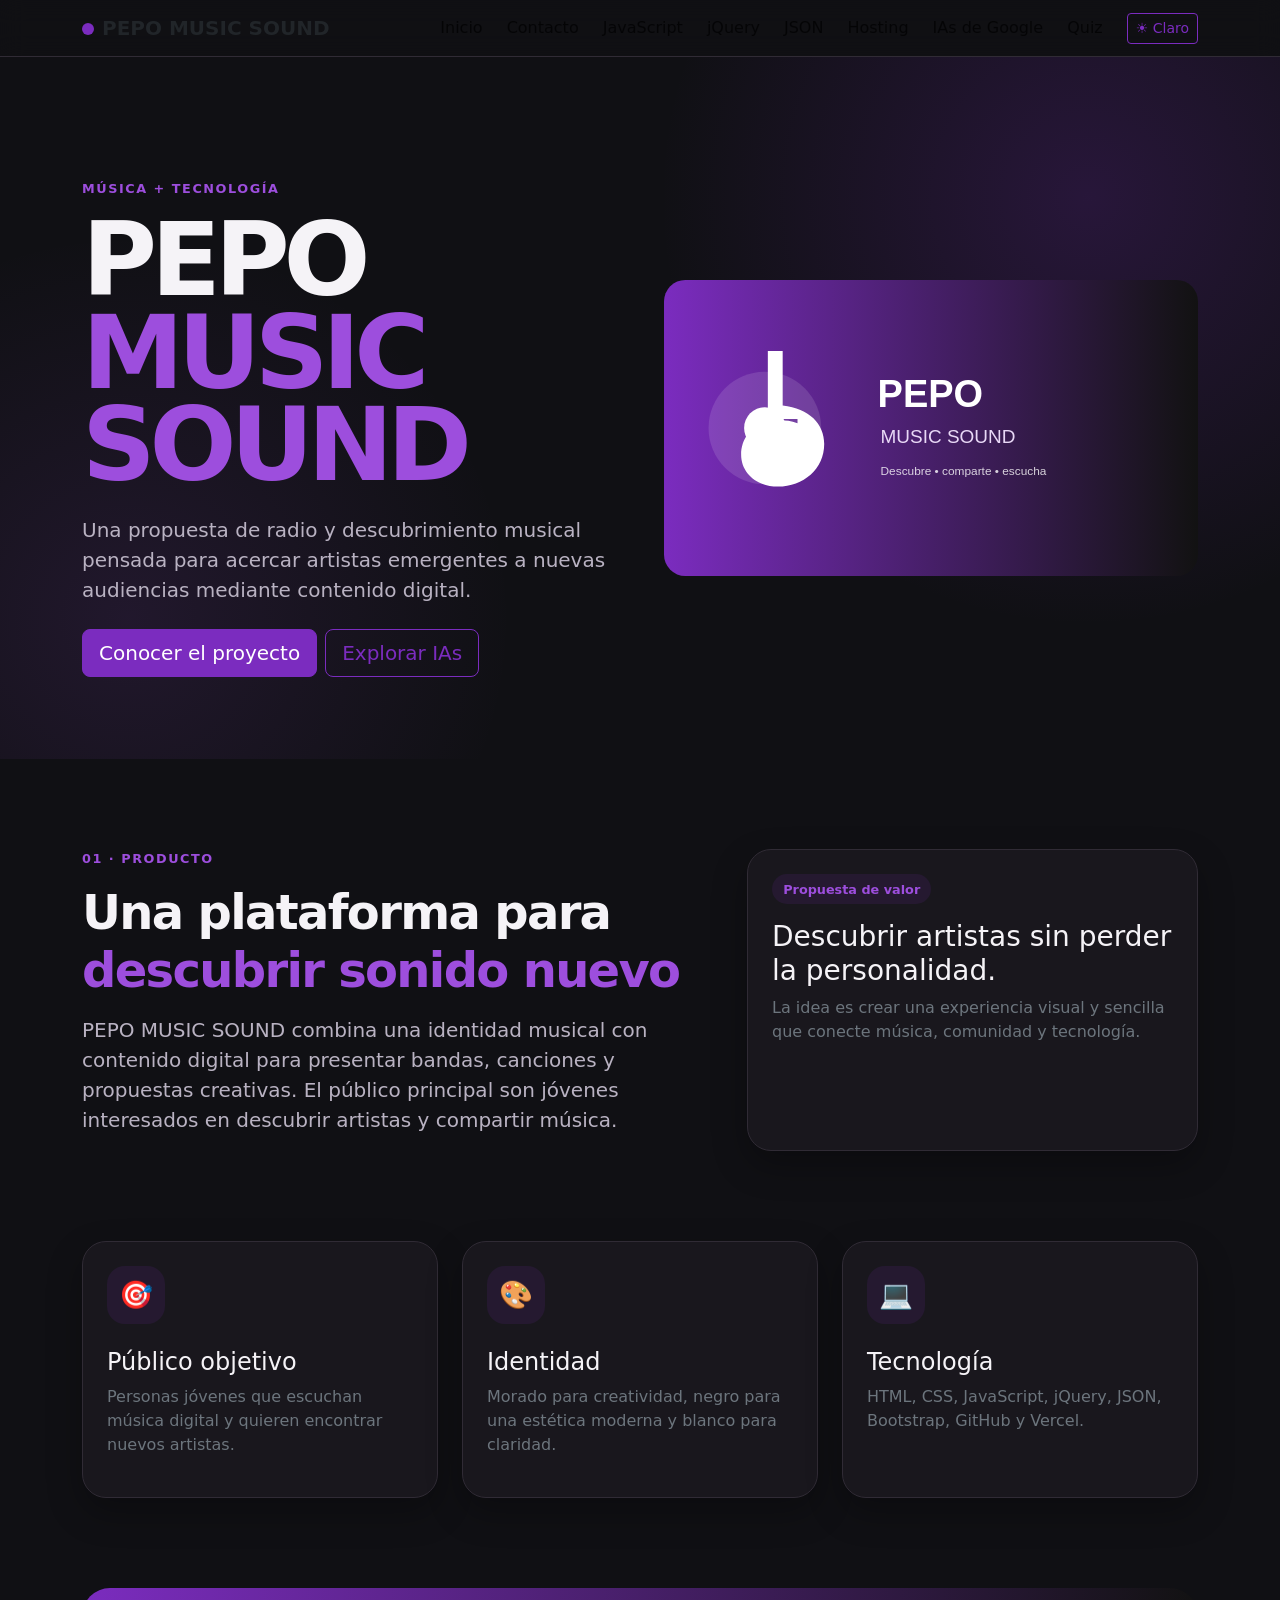
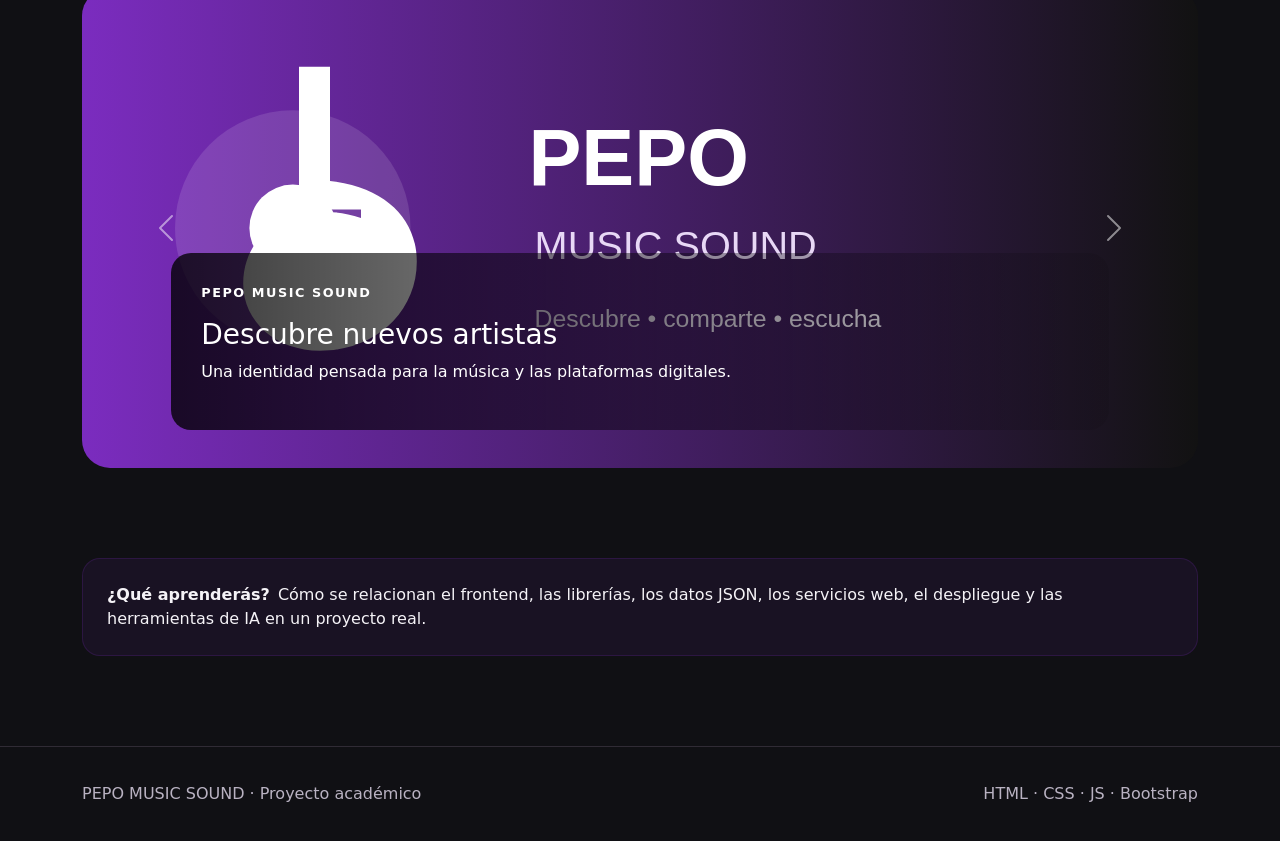
<file: index.html>
<!doctype html>
<html lang="es">

<head>
    <meta charset="utf-8">
    <meta name="viewport" content="width=device-width,initial-scale=1">
    <title>PEPO MUSIC SOUND</title>
    <link href="https://cdn.jsdelivr.net/npm/bootstrap@5.3.3/dist/css/bootstrap.min.css" rel="stylesheet">
    <link rel="stylesheet" href="css/style.css">
</head>

<body>
    <nav class="navbar navbar-expand-lg sticky-top">
        <div class="container"><a class="navbar-brand fw-bold text-body" href="index.html"><span
                    class="brand-dot"></span>PEPO MUSIC SOUND</a><button class="navbar-toggler"
                data-bs-toggle="collapse" data-bs-target="#nav"><span class="navbar-toggler-icon"></span></button>
            <div id="nav" class="collapse navbar-collapse">
                <ul class="navbar-nav ms-auto align-items-lg-center gap-lg-2">
                    <li><a class="nav-link" href="index.html">Inicio</a></li>
                    <li><a class="nav-link" href="contacto.html">Contacto</a></li>
                    <li><a class="nav-link" href="javascript.html">JavaScript</a></li>
                    <li><a class="nav-link" href="jquery.html">jQuery</a></li>
                    <li><a class="nav-link" href="json.html">JSON</a></li>
                    <li><a class="nav-link" href="hosting.html">Hosting</a></li>
                    <li><a class="nav-link" href="google-ia.html">IAs de Google</a></li>
                    <li><a class="nav-link" href="cuestionario.html">Quiz</a></li>
                    <li><button id="themeToggle" class="btn btn-sm btn-outline-brand ms-lg-2">☀️ Claro</button></li>
                </ul>
            </div>
        </div>
    </nav>
    <header class="hero">
        <div class="container">
            <div class="row align-items-center g-5">
                <div class="col-lg-6 reveal">
                    <p class="eyebrow"> Música + tecnología</p>
                    <h1>PEPO<br><span class="accent">MUSIC SOUND</span></h1>
                    <p class="lead fs-5 mt-4">Una propuesta de radio y descubrimiento musical pensada para acercar
                        artistas emergentes a nuevas audiencias mediante contenido digital.</p>
                    <div class="d-flex gap-2 flex-wrap mt-4"><a href="#producto" class="btn btn-brand btn-lg">Conocer el
                            proyecto</a><a href="google-ia.html" class="btn btn-outline-brand btn-lg">Explorar IAs</a>
                    </div>
                </div>
                <div class="col-lg-6 reveal"><img src="img/music.svg" class="img-fluid"
                        alt="Ilustración de PEPO MUSIC SOUND"></div>
            </div>
        </div>
    </header>
    <main>
        <section id="producto" class="section">
            <div class="container">
                <div class="row g-4">
                    <div class="col-lg-7 reveal">
                        <p class="eyebrow">01 · Producto</p>
                        <h2 class="section-title display-5">Una plataforma para <span class="accent">descubrir sonido
                                nuevo</span></h2>
                        <p class="lead mt-3">PEPO MUSIC SOUND combina una identidad musical con contenido digital para
                            presentar bandas, canciones y propuestas creativas. El público principal son jóvenes
                            interesados en descubrir artistas y compartir música.</p>
                    </div>
                    <div class="col-lg-5 reveal">
                        <div class="soft-card p-4"><span class="tag">Propuesta de valor</span>
                            <h3 class="mt-3">Descubrir artistas sin perder la personalidad.</h3>
                            <p class="mb-0 text-secondary">La idea es crear una experiencia visual y sencilla que
                                conecte música, comunidad y tecnología.</p>
                        </div>
                    </div>
                </div>
            </div>
        </section>
        <section class="section pt-0">
            <div class="container">
                <div class="row g-4">
                    <div class="col-md-4 reveal">
                        <div class="soft-card p-4">
                            <div class="icon-box">🎯</div>
                            <h4 class="mt-4">Público objetivo</h4>
                            <p class="text-secondary">Personas jóvenes que escuchan música digital y quieren encontrar
                                nuevos artistas.</p>
                        </div>
                    </div>
                    <div class="col-md-4 reveal">
                        <div class="soft-card p-4">
                            <div class="icon-box">🎨</div>
                            <h4 class="mt-4">Identidad</h4>
                            <p class="text-secondary">Morado para creatividad, negro para una estética moderna y blanco
                                para claridad.</p>
                        </div>
                    </div>
                    <div class="col-md-4 reveal">
                        <div class="soft-card p-4">
                            <div class="icon-box">💻</div>
                            <h4 class="mt-4">Tecnología</h4>
                            <p class="text-secondary">HTML, CSS, JavaScript, jQuery, JSON, Bootstrap, GitHub y Vercel.
                            </p>
                        </div>
                    </div>
                </div>
            </div>
        </section>
        <section class="section pt-0">
            <div class="container">
                <div id="musicCarousel" class="carousel slide carousel-fade reveal" data-bs-ride="carousel">
                    <div class="carousel-inner">
                        <div class="carousel-item active"><img src="img/music.svg" class="d-block w-100"
                                alt="Música digital">
                            <div class="carousel-caption">
                                <p class="eyebrow text-white">PEPO MUSIC SOUND</p>
                                <h3>Descubre nuevos artistas</h3>
                                <p>Una identidad pensada para la música y las plataformas digitales.</p>
                            </div>
                        </div>
                        <div class="carousel-item"><img src="img/code.svg" class="d-block w-100"
                                alt="Código y tecnología">
                            <div class="carousel-caption">
                                <p class="eyebrow text-white">Tecnología</p>
                                <h3>La música también se construye con código</h3>
                                <p>Este proyecto demuestra conceptos reales de desarrollo web.</p>
                            </div>
                        </div>
                        <div class="carousel-item"><img src="img/ai.svg" class="d-block w-100"
                                alt="Inteligencia artificial">
                            <div class="carousel-caption">
                                <p class="eyebrow text-white">Inteligencia artificial</p>
                                <h3>Explora 15 IAs de Google</h3>
                                <p>Una sección adicional para investigar herramientas actuales de IA.</p>
                            </div>
                        </div>
                    </div><button class="carousel-control-prev" type="button" data-bs-target="#musicCarousel"
                        data-bs-slide="prev"><span class="carousel-control-prev-icon"></span></button><button
                        class="carousel-control-next" type="button" data-bs-target="#musicCarousel"
                        data-bs-slide="next"><span class="carousel-control-next-icon"></span></button>
                </div>
            </div>
        </section>
        <section class="section pt-0">
            <div class="container">
                <div class="alert-project p-4 reveal"><strong>¿Qué aprenderás?</strong><span class="ms-2">Cómo se
                        relacionan el frontend, las librerías, los datos JSON, los servicios web, el despliegue y las
                        herramientas de IA en un proyecto real.</span></div>
            </div>
        </section>
    </main>
    <footer class="footer">
        <div class="container d-flex justify-content-between flex-wrap gap-2"><span>PEPO MUSIC SOUND · Proyecto
                académico</span><span>HTML · CSS · JS · Bootstrap</span></div>
    </footer><button id="backTop" class="back-top">↑</button>
    <script src="https://cdn.jsdelivr.net/npm/bootstrap@5.3.3/dist/js/bootstrap.bundle.min.js"></script>
    <script src="js/script.js"></script>
</body>

</html>
</file>
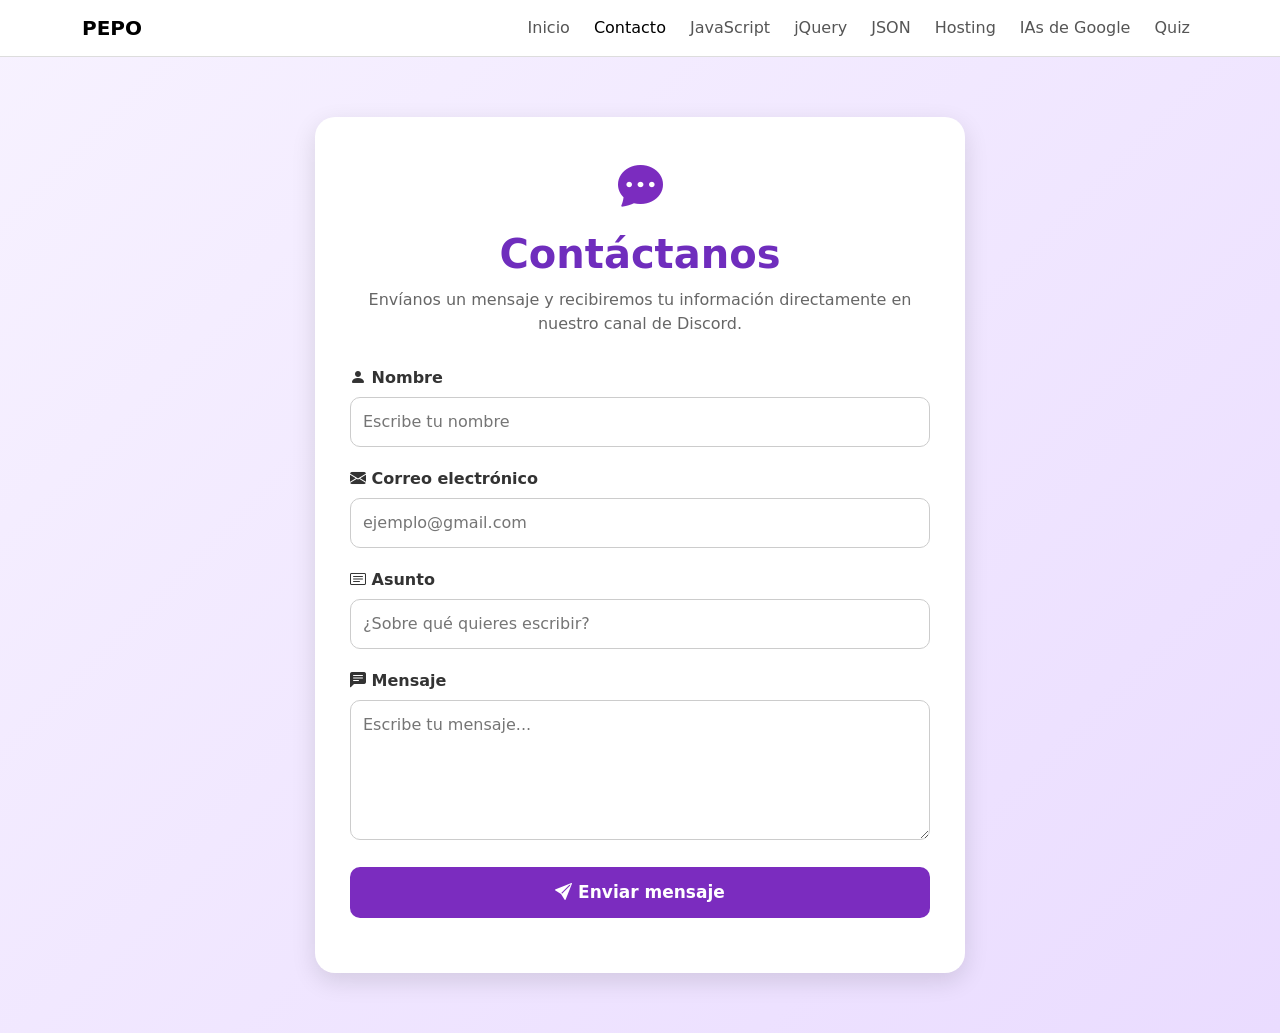
<file: contacto.html>
<!DOCTYPE html>
<html lang="es">

<head>
    <meta charset="UTF-8">
    <meta name="viewport" content="width=device-width, initial-scale=1.0">

    <title>Contacto | PEPO MUSIC SOUND</title>

    <!-- Bootstrap -->
    <link
        href="https://cdn.jsdelivr.net/npm/bootstrap@5.3.3/dist/css/bootstrap.min.css"
        rel="stylesheet"
    >

    <!-- Bootstrap Icons -->
    <link
        rel="stylesheet"
        href="https://cdn.jsdelivr.net/npm/bootstrap-icons@1.11.3/font/bootstrap-icons.min.css"
    >

    <!-- jQuery -->
    <script src="https://code.jquery.com/jquery-3.7.1.min.js"></script>

    <style>

        body {
            margin: 0;
            background: linear-gradient(135deg, #f7f2ff, #eadcff);
            min-height: 100vh;
        }

        /* Barra de navegación */

        .navbar {
            background-color: #ffffff !important;
            border-bottom: 1px solid #ddd;
        }

        .navbar .nav-link {
            color: #555;
            font-size: 16px;
            transition: 0.3s;
        }

        .navbar .nav-link:hover {
            color: #7b2cbf;
        }

        /* Contenedor del formulario */

        .contenedor-contacto {
            width: 90%;
            max-width: 650px;
            margin: 60px auto;
        }

        .tarjeta-contacto {
            background: white;
            padding: 35px;
            border-radius: 20px;
            box-shadow: 0 8px 25px rgba(0, 0, 0, 0.12);
        }

        .titulo {
            text-align: center;
            color: #6f2dbd;
            font-weight: bold;
            margin-bottom: 10px;
        }

        .descripcion {
            text-align: center;
            color: #666;
            margin-bottom: 30px;
        }

        .campo {
            margin-bottom: 20px;
        }

        .campo label {
            font-weight: bold;
            margin-bottom: 7px;
            display: block;
            color: #333;
        }

        .campo input,
        .campo textarea {
            width: 100%;
            padding: 12px;
            border: 1px solid #ccc;
            border-radius: 10px;
            outline: none;
            transition: 0.3s;
        }

        .campo input:focus,
        .campo textarea:focus {
            border-color: #7b2cbf;
            box-shadow: 0 0 5px rgba(123, 44, 191, 0.25);
        }

        .campo textarea {
            height: 140px;
            resize: vertical;
        }

        .boton-enviar {
            width: 100%;
            padding: 13px;
            border: none;
            border-radius: 10px;
            background: #7b2cbf;
            color: white;
            font-size: 17px;
            font-weight: bold;
            transition: 0.3s;
        }

        .boton-enviar:hover {
            background: #5a189a;
        }

        .boton-enviar:disabled {
            background: #999;
            cursor: not-allowed;
        }

        #resultado {
            text-align: center;
            margin-top: 20px;
            font-weight: bold;
        }

        .icono-contacto {
            text-align: center;
            font-size: 45px;
            color: #7b2cbf;
            margin-bottom: 10px;
        }

    </style>
</head>


<body>


<!-- =====================================================
     BARRA DE NAVEGACIÓN
===================================================== -->

<nav class="navbar navbar-expand-lg">

    <div class="container">

        <a class="navbar-brand fw-bold" href="index.html">
            PEPO
        </a>

        <button
            class="navbar-toggler"
            type="button"
            data-bs-toggle="collapse"
            data-bs-target="#nav"
        >
            <span class="navbar-toggler-icon"></span>
        </button>


        <div id="nav" class="collapse navbar-collapse">

            <ul class="navbar-nav ms-auto align-items-lg-center gap-lg-2">

                <li class="nav-item">
                    <a class="nav-link" href="index.html">
                        Inicio
                    </a>
                </li>

                <li class="nav-item">
                    <a class="nav-link active" href="contacto.html">
                        Contacto
                    </a>
                </li>

                <li class="nav-item">
                    <a class="nav-link" href="javascript.html">
                        JavaScript
                    </a>
                </li>

                <li class="nav-item">
                    <a class="nav-link" href="jquery.html">
                        jQuery
                    </a>
                </li>

                <li class="nav-item">
                    <a class="nav-link" href="json.html">
                        JSON
                    </a>
                </li>

                <li class="nav-item">
                    <a class="nav-link" href="hosting.html">
                        Hosting
                    </a>
                </li>

                <li class="nav-item">
                    <a class="nav-link" href="google-ia.html">
                        IAs de Google
                    </a>
                </li>

                <li class="nav-item">
                    <a class="nav-link" href="quiz.html">
                        Quiz
                    </a>
                </li>

            </ul>

        </div>

    </div>

</nav>


<!-- =====================================================
     FORMULARIO
===================================================== -->

<div class="contenedor-contacto">

    <div class="tarjeta-contacto">

        <div class="icono-contacto">
            <i class="bi bi-chat-dots-fill"></i>
        </div>

        <h1 class="titulo">
            Contáctanos
        </h1>

        <p class="descripcion">
            Envíanos un mensaje y recibiremos tu información
            directamente en nuestro canal de Discord.
        </p>


        <form id="formularioContacto">

            <!-- Nombre -->

            <div class="campo">

                <label for="nombre">
                    <i class="bi bi-person-fill"></i>
                    Nombre
                </label>

                <input
                    type="text"
                    id="nombre"
                    placeholder="Escribe tu nombre"
                    required
                >

            </div>


            <!-- Correo -->

            <div class="campo">

                <label for="correo">
                    <i class="bi bi-envelope-fill"></i>
                    Correo electrónico
                </label>

                <input
                    type="email"
                    id="correo"
                    placeholder="ejemplo@gmail.com"
                    required
                >

            </div>


            <!-- Asunto -->

            <div class="campo">

                <label for="asunto">
                    <i class="bi bi-card-text"></i>
                    Asunto
                </label>

                <input
                    type="text"
                    id="asunto"
                    placeholder="¿Sobre qué quieres escribir?"
                    required
                >

            </div>


            <!-- Mensaje -->

            <div class="campo">

                <label for="mensaje">
                    <i class="bi bi-chat-left-text-fill"></i>
                    Mensaje
                </label>

                <textarea
                    id="mensaje"
                    placeholder="Escribe tu mensaje..."
                    required
                ></textarea>

            </div>


            <!-- Botón -->

            <button
                type="submit"
                class="boton-enviar"
                id="btnEnviar"
            >

                <i class="bi bi-send-fill"></i>
                Enviar mensaje

            </button>

        </form>


        <!-- Resultado -->

        <div id="resultado"></div>

    </div>

</div>


<!-- =====================================================
     JAVASCRIPT + JQUERY + DISCORD
===================================================== -->

<script>

$(document).ready(function() {


    // ==================================================
    // PEGA AQUÍ TU NUEVO WEBHOOK DE DISCORD
    // ==================================================

    const webhookURL = "https://discord.com/api/webhooks/1557494789639905280/XpsUancje2leoQzsvrobPdPN1qfiCxJ12djdSDAU1mAFkdQqFXjQPqJRMSUcGCYFaebs";


    // ==================================================
    // CUANDO SE ENVÍA EL FORMULARIO
    // ==================================================

    $("#formularioContacto").submit(function(event) {

        event.preventDefault();


        // Obtener información

        let nombre = $("#nombre").val();
        let correo = $("#correo").val();
        let asunto = $("#asunto").val();
        let mensaje = $("#mensaje").val();


        // Desactivar botón

        $("#btnEnviar")
            .prop("disabled", true)
            .html("Enviando...");


        // ==================================================
        // CREAR MENSAJE PARA DISCORD
        // ==================================================

        let datos = {

            content:

                "📩 **NUEVO MENSAJE - PEPO MUSIC SOUND**\n\n" +

                "👤 **Nombre:** " + nombre + "\n" +

                "📧 **Correo:** " + correo + "\n" +

                "📌 **Asunto:** " + asunto + "\n\n" +

                "💬 **Mensaje:**\n" +

                mensaje

        };


        // ==================================================
        // JQUERY AJAX
        // ==================================================

        $.ajax({

            url: webhookURL,

            type: "POST",

            contentType: "application/json",

            data: JSON.stringify(datos),


            // Si funciona

            success: function() {

                $("#resultado")
                    .text("✅ ¡Mensaje enviado correctamente!")
                    .css("color", "green");


                // Limpiar formulario

                $("#formularioContacto")[0].reset();


                // Restaurar botón

                $("#btnEnviar")
                    .prop("disabled", false)
                    .html('<i class="bi bi-send-fill"></i> Enviar mensaje');

            },


            // Si ocurre un error

            error: function(xhr, status, error) {

                console.log(error);

                $("#resultado")
                    .text("❌ No se pudo enviar el mensaje.")
                    .css("color", "red");


                $("#btnEnviar")
                    .prop("disabled", false)
                    .html('<i class="bi bi-send-fill"></i> Intentar nuevamente');

            }

        });

    });

});

</script>


<!-- Bootstrap JS -->

<script
    src="https://cdn.jsdelivr.net/npm/bootstrap@5.3.3/dist/js/bootstrap.bundle.min.js">
</script>


</body>
</html>
</file>
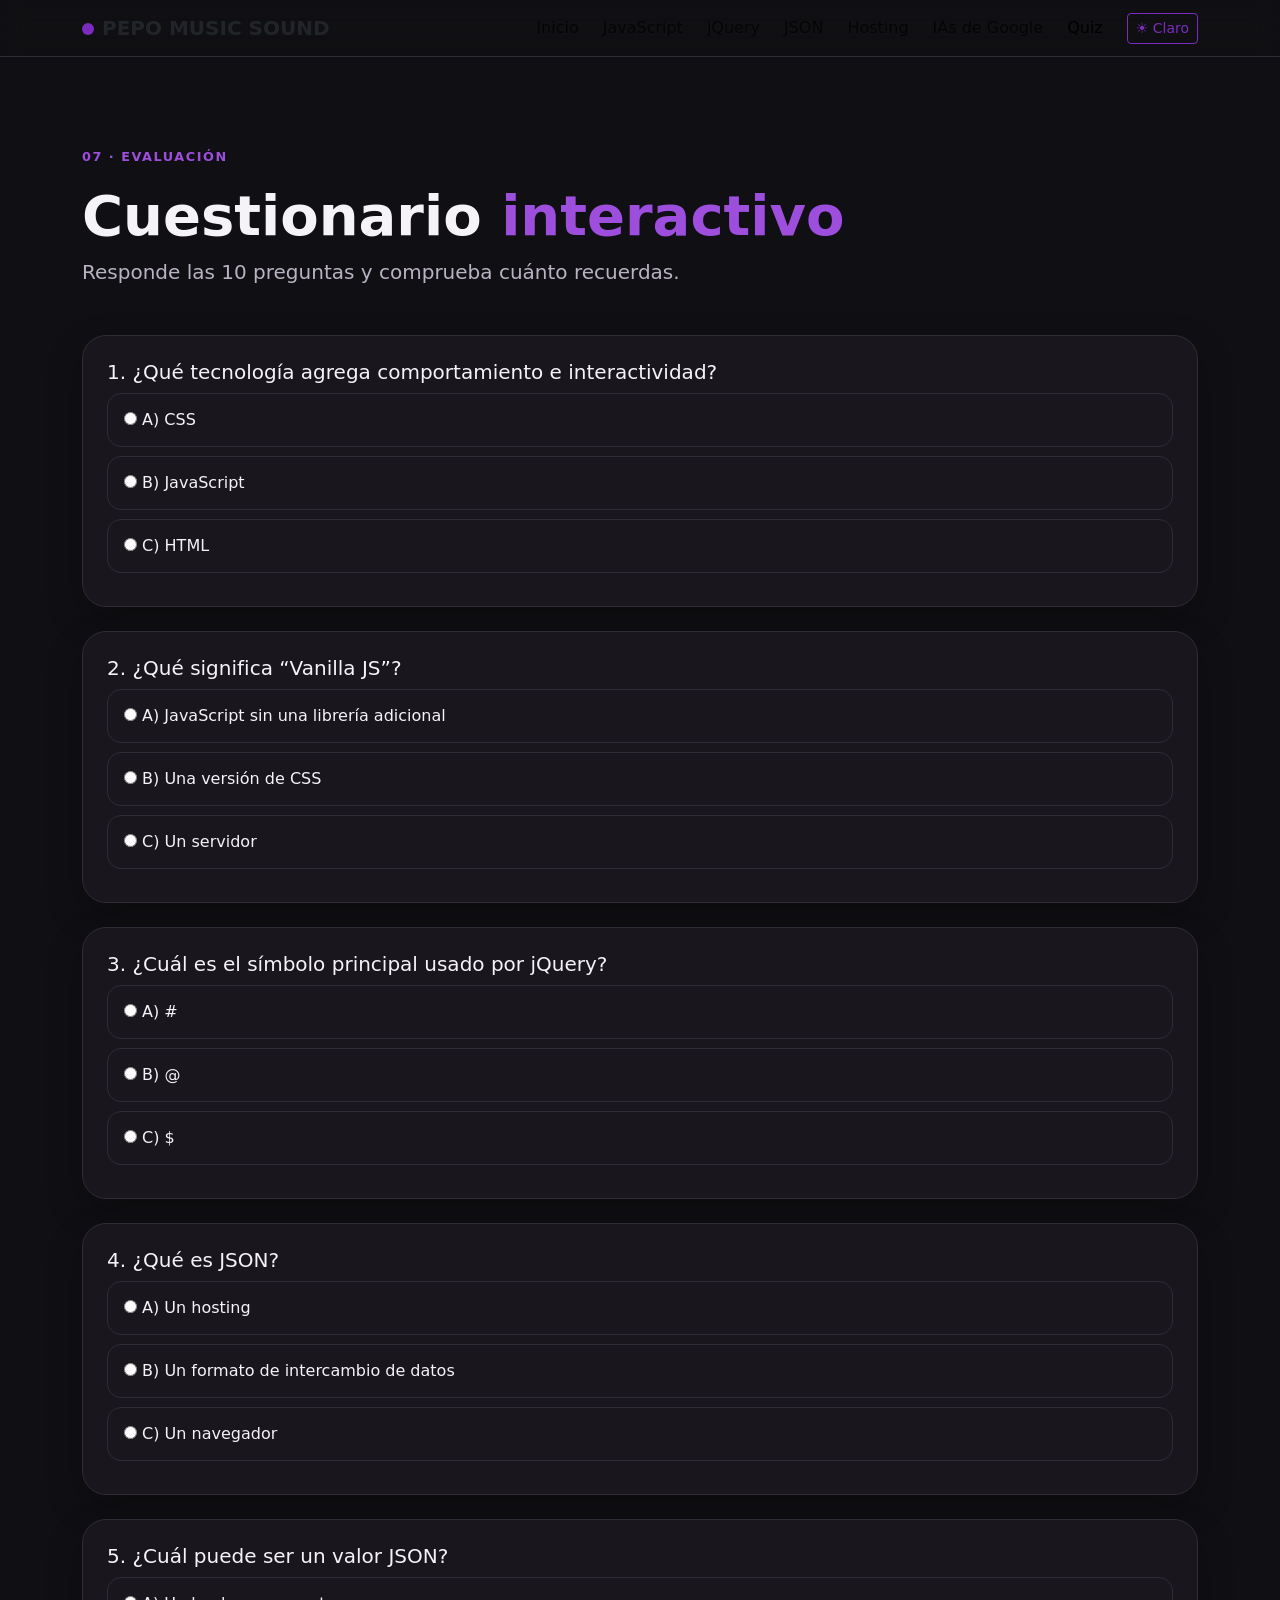
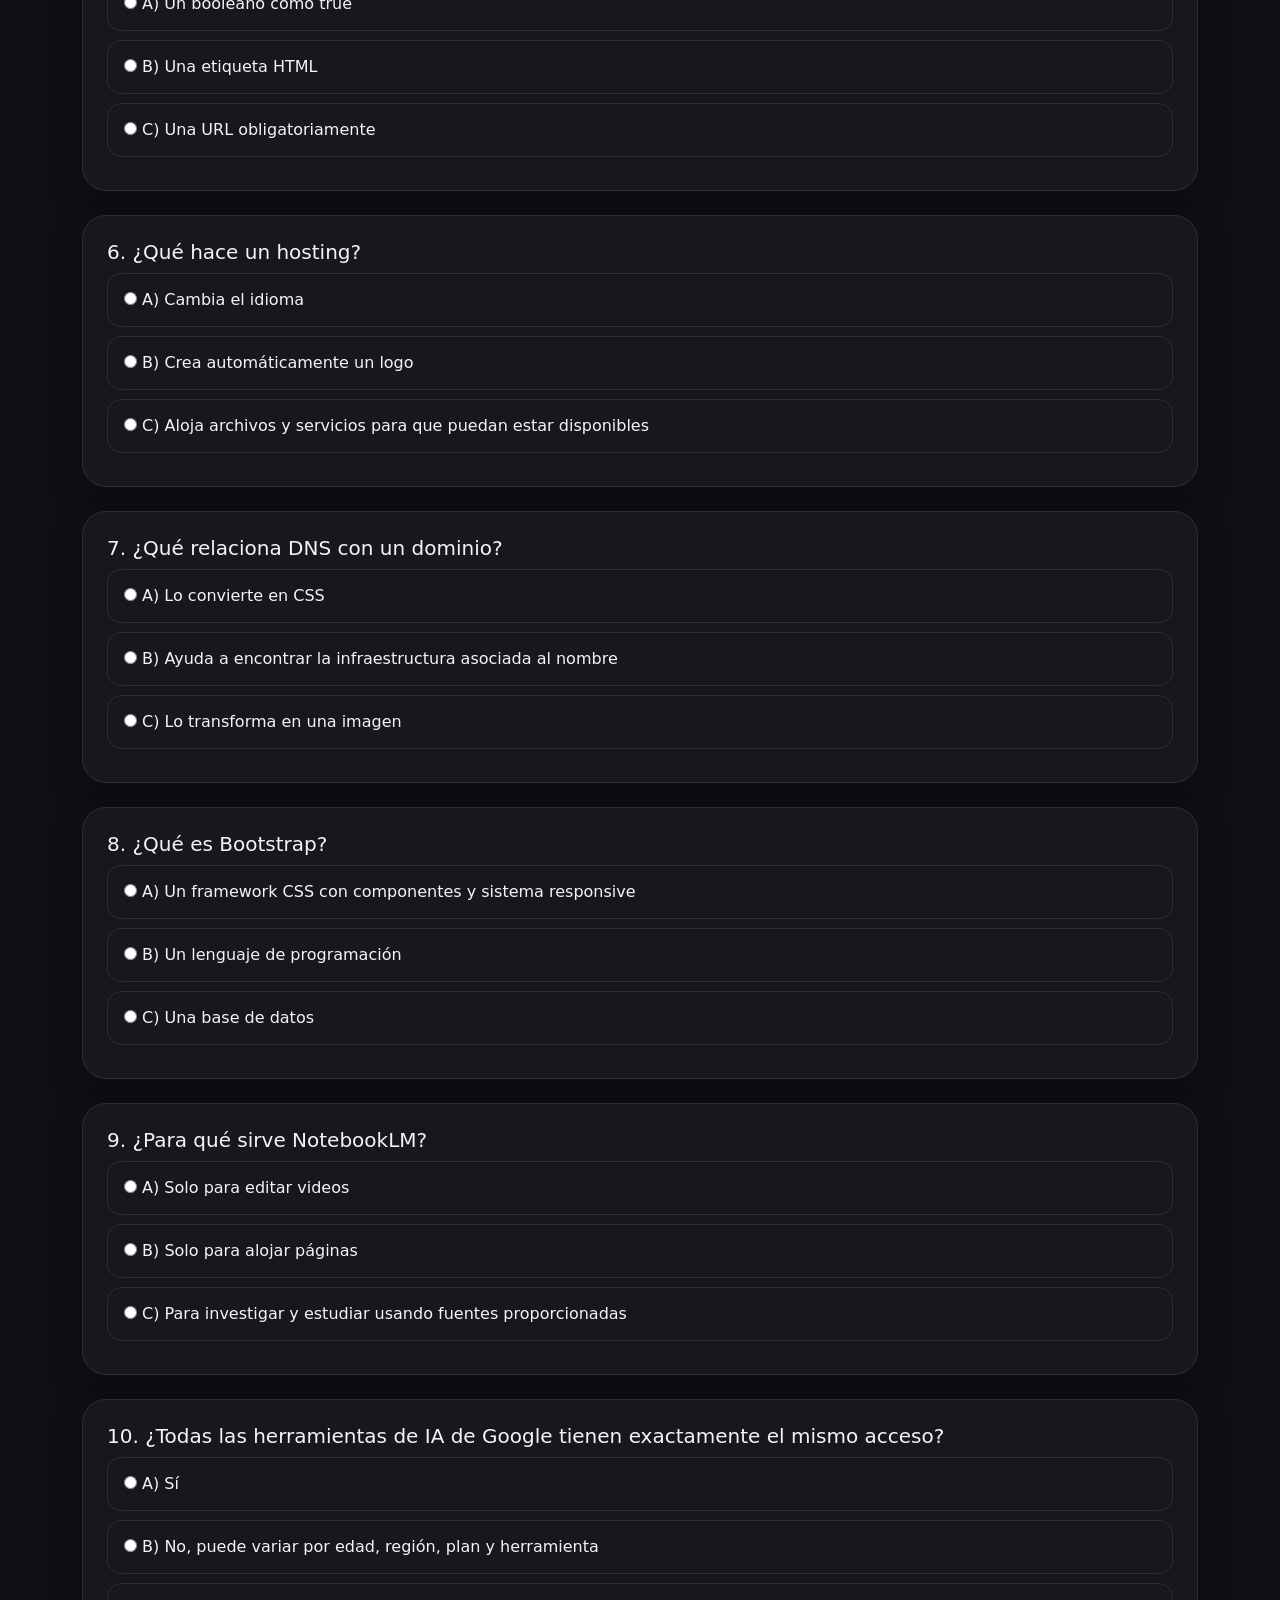
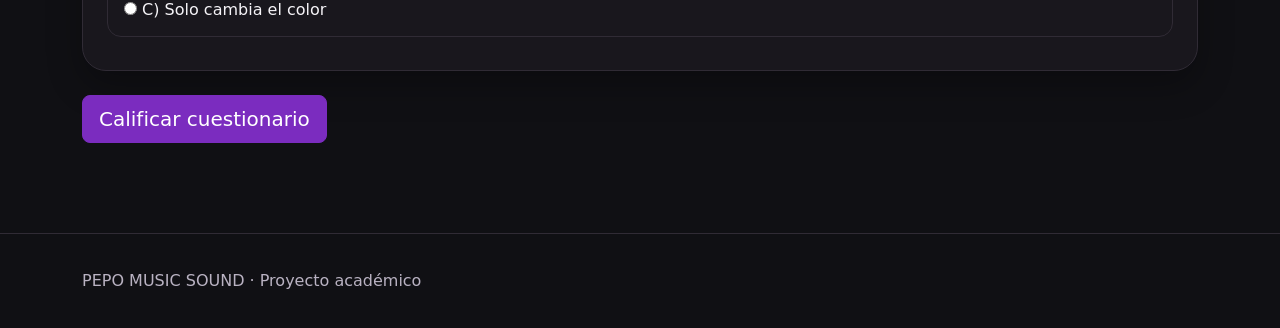
<file: cuestionario.html>
<!doctype html>
<html lang="es">

<head>
    <meta charset="utf-8">
    <meta name="viewport" content="width=device-width,initial-scale=1">
    <title>Cuestionario · PEPO MUSIC SOUND</title>
    <link href="https://cdn.jsdelivr.net/npm/bootstrap@5.3.3/dist/css/bootstrap.min.css" rel="stylesheet">
    <link rel="stylesheet" href="css/style.css">
</head>

<body>
    <nav class="navbar navbar-expand-lg sticky-top">
        <div class="container"><a class="navbar-brand fw-bold text-body" href="index.html"><span
                    class="brand-dot"></span>PEPO MUSIC SOUND</a><button class="navbar-toggler"
                data-bs-toggle="collapse" data-bs-target="#nav"><span class="navbar-toggler-icon"></span></button>
            <div id="nav" class="collapse navbar-collapse">
                <ul class="navbar-nav ms-auto align-items-lg-center gap-lg-2">
                    <li><a class="nav-link" href="index.html">Inicio</a></li>
                    <li><a class="nav-link" href="javascript.html">JavaScript</a></li>
                    <li><a class="nav-link" href="jquery.html">jQuery</a></li>
                    <li><a class="nav-link" href="json.html">JSON</a></li>
                    <li><a class="nav-link" href="hosting.html">Hosting</a></li>
                    <li><a class="nav-link" href="google-ia.html">IAs de Google</a></li>
                    <li><a class="nav-link active" href="cuestionario.html">Quiz</a></li>
                    <li><button id="themeToggle" class="btn btn-sm btn-outline-brand ms-lg-2">☀️ Claro</button></li>
                </ul>
            </div>
        </div>
    </nav>
    <section class="section">
        <div class="container">
            <p class="eyebrow">07 · Evaluación</p>
            <h1 class="display-4 fw-bold reveal">Cuestionario <span class="accent">interactivo</span></h1>
            <p class="lead reveal">Responde las 10 preguntas y comprueba cuánto recuerdas.</p>
            <form id="quizForm" class="mt-5">
                <div class="soft-card p-4 mb-4 reveal" data-answer="b">
                    <h3 class="h5">1. ¿Qué tecnología agrega comportamiento e interactividad?</h3><label
                        class="quiz-option"><input type="radio" name="q1" value="a"> A) CSS</label><label
                        class="quiz-option"><input type="radio" name="q1" value="b"> B) JavaScript</label><label
                        class="quiz-option"><input type="radio" name="q1" value="c"> C) HTML</label>
                </div>
                <div class="soft-card p-4 mb-4 reveal" data-answer="a">
                    <h3 class="h5">2. ¿Qué significa “Vanilla JS”?</h3><label class="quiz-option"><input type="radio"
                            name="q2" value="a"> A) JavaScript sin una librería adicional</label><label
                        class="quiz-option"><input type="radio" name="q2" value="b"> B) Una versión de CSS</label><label
                        class="quiz-option"><input type="radio" name="q2" value="c"> C) Un servidor</label>
                </div>
                <div class="soft-card p-4 mb-4 reveal" data-answer="c">
                    <h3 class="h5">3. ¿Cuál es el símbolo principal usado por jQuery?</h3><label
                        class="quiz-option"><input type="radio" name="q3" value="a"> A) #</label><label
                        class="quiz-option"><input type="radio" name="q3" value="b"> B) @</label><label
                        class="quiz-option"><input type="radio" name="q3" value="c"> C) $</label>
                </div>
                <div class="soft-card p-4 mb-4 reveal" data-answer="b">
                    <h3 class="h5">4. ¿Qué es JSON?</h3><label class="quiz-option"><input type="radio" name="q4"
                            value="a"> A) Un hosting</label><label class="quiz-option"><input type="radio" name="q4"
                            value="b"> B) Un formato de intercambio de datos</label><label class="quiz-option"><input
                            type="radio" name="q4" value="c"> C) Un navegador</label>
                </div>
                <div class="soft-card p-4 mb-4 reveal" data-answer="a">
                    <h3 class="h5">5. ¿Cuál puede ser un valor JSON?</h3><label class="quiz-option"><input type="radio"
                            name="q5" value="a"> A) Un booleano como true</label><label class="quiz-option"><input
                            type="radio" name="q5" value="b"> B) Una etiqueta HTML</label><label
                        class="quiz-option"><input type="radio" name="q5" value="c"> C) Una URL obligatoriamente</label>
                </div>
                <div class="soft-card p-4 mb-4 reveal" data-answer="c">
                    <h3 class="h5">6. ¿Qué hace un hosting?</h3><label class="quiz-option"><input type="radio" name="q6"
                            value="a"> A) Cambia el idioma</label><label class="quiz-option"><input type="radio"
                            name="q6" value="b"> B) Crea automáticamente un logo</label><label
                        class="quiz-option"><input type="radio" name="q6" value="c"> C) Aloja archivos y servicios para
                        que puedan estar disponibles</label>
                </div>
                <div class="soft-card p-4 mb-4 reveal" data-answer="b">
                    <h3 class="h5">7. ¿Qué relaciona DNS con un dominio?</h3><label class="quiz-option"><input
                            type="radio" name="q7" value="a"> A) Lo convierte en CSS</label><label
                        class="quiz-option"><input type="radio" name="q7" value="b"> B) Ayuda a encontrar la
                        infraestructura asociada al nombre</label><label class="quiz-option"><input type="radio"
                            name="q7" value="c"> C) Lo transforma en una imagen</label>
                </div>
                <div class="soft-card p-4 mb-4 reveal" data-answer="a">
                    <h3 class="h5">8. ¿Qué es Bootstrap?</h3><label class="quiz-option"><input type="radio" name="q8"
                            value="a"> A) Un framework CSS con componentes y sistema responsive</label><label
                        class="quiz-option"><input type="radio" name="q8" value="b"> B) Un lenguaje de
                        programación</label><label class="quiz-option"><input type="radio" name="q8" value="c"> C) Una
                        base de datos</label>
                </div>
                <div class="soft-card p-4 mb-4 reveal" data-answer="c">
                    <h3 class="h5">9. ¿Para qué sirve NotebookLM?</h3><label class="quiz-option"><input type="radio"
                            name="q9" value="a"> A) Solo para editar videos</label><label class="quiz-option"><input
                            type="radio" name="q9" value="b"> B) Solo para alojar páginas</label><label
                        class="quiz-option"><input type="radio" name="q9" value="c"> C) Para investigar y estudiar
                        usando fuentes proporcionadas</label>
                </div>
                <div class="soft-card p-4 mb-4 reveal" data-answer="b">
                    <h3 class="h5">10. ¿Todas las herramientas de IA de Google tienen exactamente el mismo acceso?</h3>
                    <label class="quiz-option"><input type="radio" name="q10" value="a"> A) Sí</label><label
                        class="quiz-option"><input type="radio" name="q10" value="b"> B) No, puede variar por edad,
                        región, plan y herramienta</label><label class="quiz-option"><input type="radio" name="q10"
                            value="c"> C) Solo cambia el color</label>
                </div>
                <button class="btn btn-brand btn-lg" type="submit">Calificar cuestionario</button>
                <div id="quizResult" class="alert-project p-4 mt-4 d-none"></div>
            </form>
        </div>
    </section>
    <footer class="footer">
        <div class="container">PEPO MUSIC SOUND · Proyecto académico</div>
    </footer><button id="backTop" class="back-top">↑</button>
    <script src="https://cdn.jsdelivr.net/npm/bootstrap@5.3.3/dist/js/bootstrap.bundle.min.js"></script>
    <script src="js/script.js"></script>
</body>

</html>
</file>
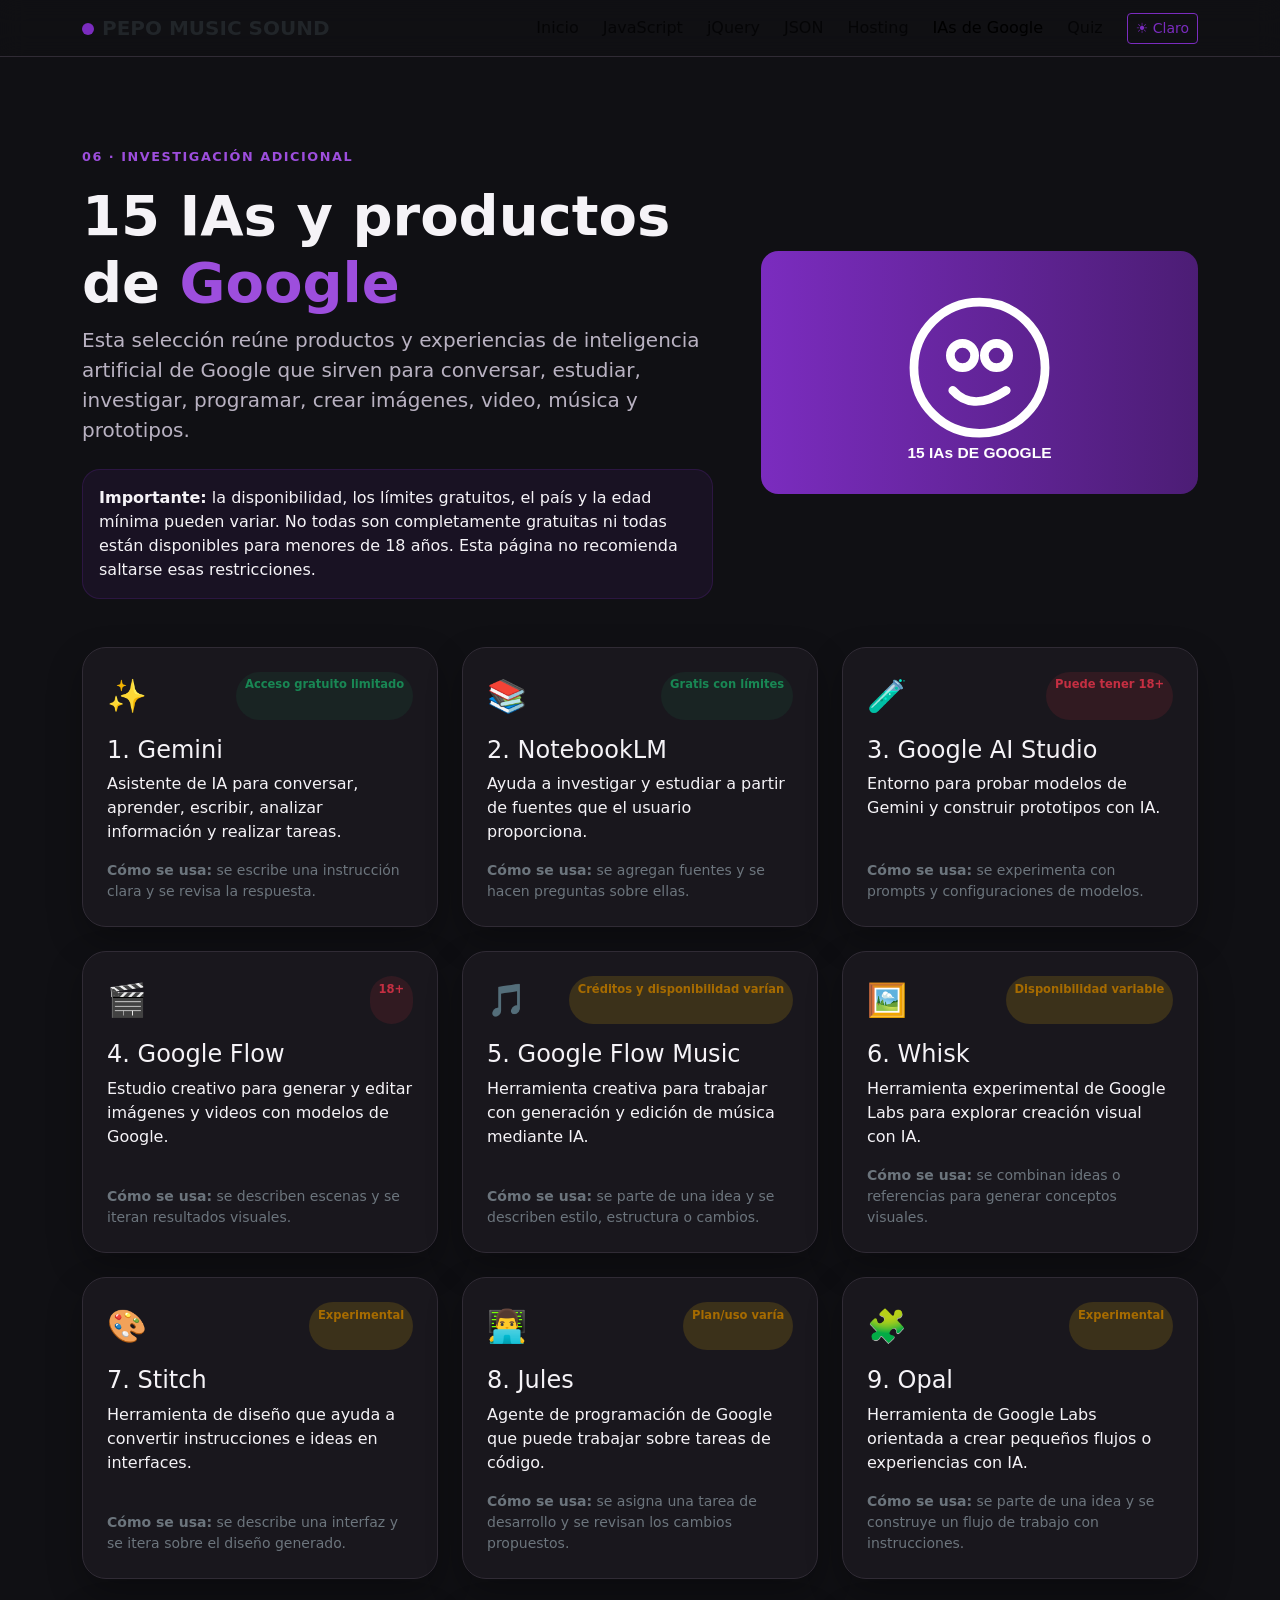
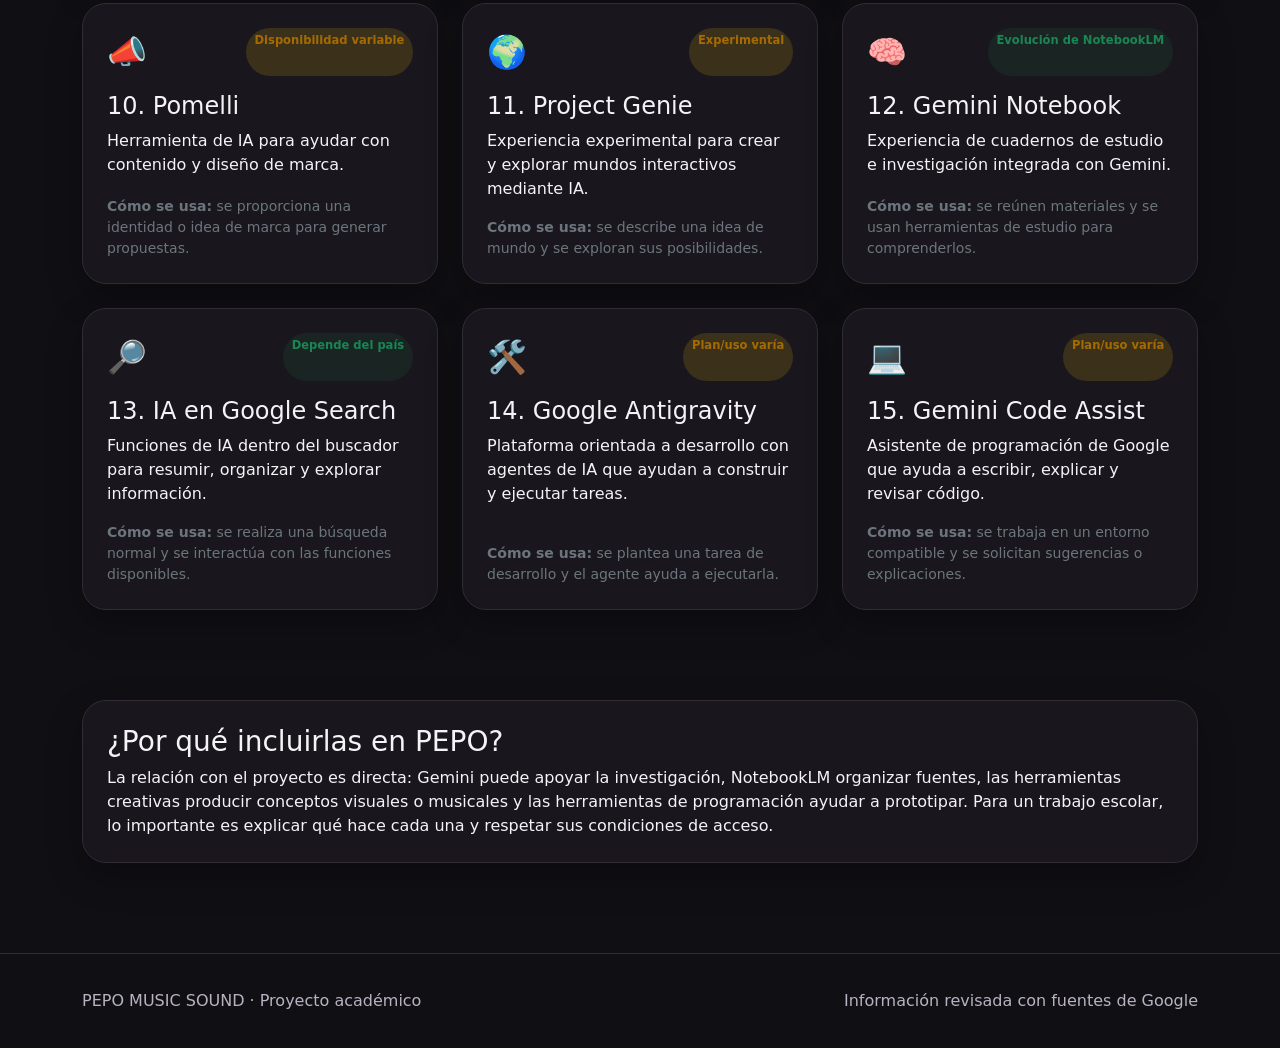
<file: google-ia.html>
<!doctype html>
<html lang="es">

<head>
    <meta charset="utf-8">
    <meta name="viewport" content="width=device-width,initial-scale=1">
    <title>15 IAs de Google · PEPO MUSIC SOUND</title>
    <link href="https://cdn.jsdelivr.net/npm/bootstrap@5.3.3/dist/css/bootstrap.min.css" rel="stylesheet">
    <link rel="stylesheet" href="css/style.css">
</head>

<body>
    <nav class="navbar navbar-expand-lg sticky-top">
        <div class="container"><a class="navbar-brand fw-bold text-body" href="index.html"><span
                    class="brand-dot"></span>PEPO MUSIC SOUND</a><button class="navbar-toggler"
                data-bs-toggle="collapse" data-bs-target="#nav"><span class="navbar-toggler-icon"></span></button>
            <div id="nav" class="collapse navbar-collapse">
                <ul class="navbar-nav ms-auto align-items-lg-center gap-lg-2">
                    <li><a class="nav-link" href="index.html">Inicio</a></li>
                    <li><a class="nav-link" href="javascript.html">JavaScript</a></li>
                    <li><a class="nav-link" href="jquery.html">jQuery</a></li>
                    <li><a class="nav-link" href="json.html">JSON</a></li>
                    <li><a class="nav-link" href="hosting.html">Hosting</a></li>
                    <li><a class="nav-link active" href="google-ia.html">IAs de Google</a></li>
                    <li><a class="nav-link" href="cuestionario.html">Quiz</a></li>
                    <li><button id="themeToggle" class="btn btn-sm btn-outline-brand ms-lg-2">☀️ Claro</button></li>
                </ul>
            </div>
        </div>
    </nav>
    <main>
        <section class="section pb-4">
            <div class="container">
                <div class="row align-items-center g-5">
                    <div class="col-lg-7 reveal">
                        <p class="eyebrow">06 · Investigación adicional</p>
                        <h1 class="display-4 fw-bold">15 IAs y productos de <span class="accent">Google</span></h1>
                        <p class="lead">Esta selección reúne productos y experiencias de inteligencia artificial de
                            Google que sirven para conversar, estudiar, investigar, programar, crear imágenes, video,
                            música y prototipos.</p>
                        <div class="alert-project p-3 mt-4"><strong>Importante:</strong> la disponibilidad, los límites
                            gratuitos, el país y la edad mínima pueden variar. No todas son completamente gratuitas ni
                            todas están disponibles para menores de 18 años. Esta página no recomienda saltarse esas
                            restricciones.</div>
                    </div>
                    <div class="col-lg-5 reveal"><img src="img/ai.svg" class="img-fluid"
                            alt="Ilustración de inteligencia artificial de Google"></div>
                </div>
            </div>
        </section>
        <section class="section pt-4">
            <div class="container">
                <div class="row g-4">
                    <div class="col-md-6 col-xl-4 reveal">
                        <div class="soft-card p-4 tool-card">
                            <div class="d-flex justify-content-between"><span class="tool-icon">✨</span><span
                                    class="status">Acceso gratuito limitado</span></div>
                            <div class="tool-body">
                                <h3 class="h4 mt-3">1. Gemini</h3>
                                <p>Asistente de IA para conversar, aprender, escribir, analizar información y realizar
                                    tareas.</p>
                            </div>
                            <p class="small text-secondary mb-0"><strong>Cómo se usa:</strong> se escribe una
                                instrucción clara y se revisa la respuesta.</p>
                        </div>
                    </div>
                    <div class="col-md-6 col-xl-4 reveal">
                        <div class="soft-card p-4 tool-card">
                            <div class="d-flex justify-content-between"><span class="tool-icon">📚</span><span
                                    class="status">Gratis con límites</span></div>
                            <div class="tool-body">
                                <h3 class="h4 mt-3">2. NotebookLM</h3>
                                <p>Ayuda a investigar y estudiar a partir de fuentes que el usuario proporciona.</p>
                            </div>
                            <p class="small text-secondary mb-0"><strong>Cómo se usa:</strong> se agregan fuentes y se
                                hacen preguntas sobre ellas.</p>
                        </div>
                    </div>
                    <div class="col-md-6 col-xl-4 reveal">
                        <div class="soft-card p-4 tool-card">
                            <div class="d-flex justify-content-between"><span class="tool-icon">🧪</span><span
                                    class="status age">Puede tener 18+</span></div>
                            <div class="tool-body">
                                <h3 class="h4 mt-3">3. Google AI Studio</h3>
                                <p>Entorno para probar modelos de Gemini y construir prototipos con IA.</p>
                            </div>
                            <p class="small text-secondary mb-0"><strong>Cómo se usa:</strong> se experimenta con
                                prompts y configuraciones de modelos.</p>
                        </div>
                    </div>
                    <div class="col-md-6 col-xl-4 reveal">
                        <div class="soft-card p-4 tool-card">
                            <div class="d-flex justify-content-between"><span class="tool-icon">🎬</span><span
                                    class="status age">18+</span></div>
                            <div class="tool-body">
                                <h3 class="h4 mt-3">4. Google Flow</h3>
                                <p>Estudio creativo para generar y editar imágenes y videos con modelos de Google.</p>
                            </div>
                            <p class="small text-secondary mb-0"><strong>Cómo se usa:</strong> se describen escenas y se
                                iteran resultados visuales.</p>
                        </div>
                    </div>
                    <div class="col-md-6 col-xl-4 reveal">
                        <div class="soft-card p-4 tool-card">
                            <div class="d-flex justify-content-between"><span class="tool-icon">🎵</span><span
                                    class="status limit">Créditos y disponibilidad varían</span></div>
                            <div class="tool-body">
                                <h3 class="h4 mt-3">5. Google Flow Music</h3>
                                <p>Herramienta creativa para trabajar con generación y edición de música mediante IA.
                                </p>
                            </div>
                            <p class="small text-secondary mb-0"><strong>Cómo se usa:</strong> se parte de una idea y se
                                describen estilo, estructura o cambios.</p>
                        </div>
                    </div>
                    <div class="col-md-6 col-xl-4 reveal">
                        <div class="soft-card p-4 tool-card">
                            <div class="d-flex justify-content-between"><span class="tool-icon">🖼️</span><span
                                    class="status limit">Disponibilidad variable</span></div>
                            <div class="tool-body">
                                <h3 class="h4 mt-3">6. Whisk</h3>
                                <p>Herramienta experimental de Google Labs para explorar creación visual con IA.</p>
                            </div>
                            <p class="small text-secondary mb-0"><strong>Cómo se usa:</strong> se combinan ideas o
                                referencias para generar conceptos visuales.</p>
                        </div>
                    </div>
                    <div class="col-md-6 col-xl-4 reveal">
                        <div class="soft-card p-4 tool-card">
                            <div class="d-flex justify-content-between"><span class="tool-icon">🎨</span><span
                                    class="status limit">Experimental</span></div>
                            <div class="tool-body">
                                <h3 class="h4 mt-3">7. Stitch</h3>
                                <p>Herramienta de diseño que ayuda a convertir instrucciones e ideas en interfaces.</p>
                            </div>
                            <p class="small text-secondary mb-0"><strong>Cómo se usa:</strong> se describe una interfaz
                                y se itera sobre el diseño generado.</p>
                        </div>
                    </div>
                    <div class="col-md-6 col-xl-4 reveal">
                        <div class="soft-card p-4 tool-card">
                            <div class="d-flex justify-content-between"><span class="tool-icon">👨‍💻</span><span
                                    class="status limit">Plan/uso varía</span></div>
                            <div class="tool-body">
                                <h3 class="h4 mt-3">8. Jules</h3>
                                <p>Agente de programación de Google que puede trabajar sobre tareas de código.</p>
                            </div>
                            <p class="small text-secondary mb-0"><strong>Cómo se usa:</strong> se asigna una tarea de
                                desarrollo y se revisan los cambios propuestos.</p>
                        </div>
                    </div>
                    <div class="col-md-6 col-xl-4 reveal">
                        <div class="soft-card p-4 tool-card">
                            <div class="d-flex justify-content-between"><span class="tool-icon">🧩</span><span
                                    class="status limit">Experimental</span></div>
                            <div class="tool-body">
                                <h3 class="h4 mt-3">9. Opal</h3>
                                <p>Herramienta de Google Labs orientada a crear pequeños flujos o experiencias con IA.
                                </p>
                            </div>
                            <p class="small text-secondary mb-0"><strong>Cómo se usa:</strong> se parte de una idea y se
                                construye un flujo de trabajo con instrucciones.</p>
                        </div>
                    </div>
                    <div class="col-md-6 col-xl-4 reveal">
                        <div class="soft-card p-4 tool-card">
                            <div class="d-flex justify-content-between"><span class="tool-icon">📣</span><span
                                    class="status limit">Disponibilidad variable</span></div>
                            <div class="tool-body">
                                <h3 class="h4 mt-3">10. Pomelli</h3>
                                <p>Herramienta de IA para ayudar con contenido y diseño de marca.</p>
                            </div>
                            <p class="small text-secondary mb-0"><strong>Cómo se usa:</strong> se proporciona una
                                identidad o idea de marca para generar propuestas.</p>
                        </div>
                    </div>
                    <div class="col-md-6 col-xl-4 reveal">
                        <div class="soft-card p-4 tool-card">
                            <div class="d-flex justify-content-between"><span class="tool-icon">🌍</span><span
                                    class="status limit">Experimental</span></div>
                            <div class="tool-body">
                                <h3 class="h4 mt-3">11. Project Genie</h3>
                                <p>Experiencia experimental para crear y explorar mundos interactivos mediante IA.</p>
                            </div>
                            <p class="small text-secondary mb-0"><strong>Cómo se usa:</strong> se describe una idea de
                                mundo y se exploran sus posibilidades.</p>
                        </div>
                    </div>
                    <div class="col-md-6 col-xl-4 reveal">
                        <div class="soft-card p-4 tool-card">
                            <div class="d-flex justify-content-between"><span class="tool-icon">🧠</span><span
                                    class="status">Evolución de NotebookLM</span></div>
                            <div class="tool-body">
                                <h3 class="h4 mt-3">12. Gemini Notebook</h3>
                                <p>Experiencia de cuadernos de estudio e investigación integrada con Gemini.</p>
                            </div>
                            <p class="small text-secondary mb-0"><strong>Cómo se usa:</strong> se reúnen materiales y se
                                usan herramientas de estudio para comprenderlos.</p>
                        </div>
                    </div>
                    <div class="col-md-6 col-xl-4 reveal">
                        <div class="soft-card p-4 tool-card">
                            <div class="d-flex justify-content-between"><span class="tool-icon">🔎</span><span
                                    class="status">Depende del país</span></div>
                            <div class="tool-body">
                                <h3 class="h4 mt-3">13. IA en Google Search</h3>
                                <p>Funciones de IA dentro del buscador para resumir, organizar y explorar información.
                                </p>
                            </div>
                            <p class="small text-secondary mb-0"><strong>Cómo se usa:</strong> se realiza una búsqueda
                                normal y se interactúa con las funciones disponibles.</p>
                        </div>
                    </div>
                    <div class="col-md-6 col-xl-4 reveal">
                        <div class="soft-card p-4 tool-card">
                            <div class="d-flex justify-content-between"><span class="tool-icon">🛠️</span><span
                                    class="status limit">Plan/uso varía</span></div>
                            <div class="tool-body">
                                <h3 class="h4 mt-3">14. Google Antigravity</h3>
                                <p>Plataforma orientada a desarrollo con agentes de IA que ayudan a construir y ejecutar
                                    tareas.</p>
                            </div>
                            <p class="small text-secondary mb-0"><strong>Cómo se usa:</strong> se plantea una tarea de
                                desarrollo y el agente ayuda a ejecutarla.</p>
                        </div>
                    </div>
                    <div class="col-md-6 col-xl-4 reveal">
                        <div class="soft-card p-4 tool-card">
                            <div class="d-flex justify-content-between"><span class="tool-icon">💻</span><span
                                    class="status limit">Plan/uso varía</span></div>
                            <div class="tool-body">
                                <h3 class="h4 mt-3">15. Gemini Code Assist</h3>
                                <p>Asistente de programación de Google que ayuda a escribir, explicar y revisar código.
                                </p>
                            </div>
                            <p class="small text-secondary mb-0"><strong>Cómo se usa:</strong> se trabaja en un entorno
                                compatible y se solicitan sugerencias o explicaciones.</p>
                        </div>
                    </div>
                </div>
            </div>
        </section>
        <section class="section pt-0">
            <div class="container">
                <div class="soft-card p-4 reveal">
                    <h2 class="h3">¿Por qué incluirlas en PEPO?</h2>
                    <p class="mb-0">La relación con el proyecto es directa: Gemini puede apoyar la investigación,
                        NotebookLM organizar fuentes, las herramientas creativas producir conceptos visuales o musicales
                        y las herramientas de programación ayudar a prototipar. Para un trabajo escolar, lo importante
                        es explicar qué hace cada una y respetar sus condiciones de acceso.</p>
                </div>
            </div>
        </section>
    </main>
    <footer class="footer">
        <div class="container d-flex justify-content-between flex-wrap gap-2"><span>PEPO MUSIC SOUND · Proyecto
                académico</span><span>Información revisada con fuentes de Google</span></div>
    </footer><button id="backTop" class="back-top">↑</button>
    <script src="https://cdn.jsdelivr.net/npm/bootstrap@5.3.3/dist/js/bootstrap.bundle.min.js"></script>
    <script src="js/script.js"></script>
</body>

</html>
</file>
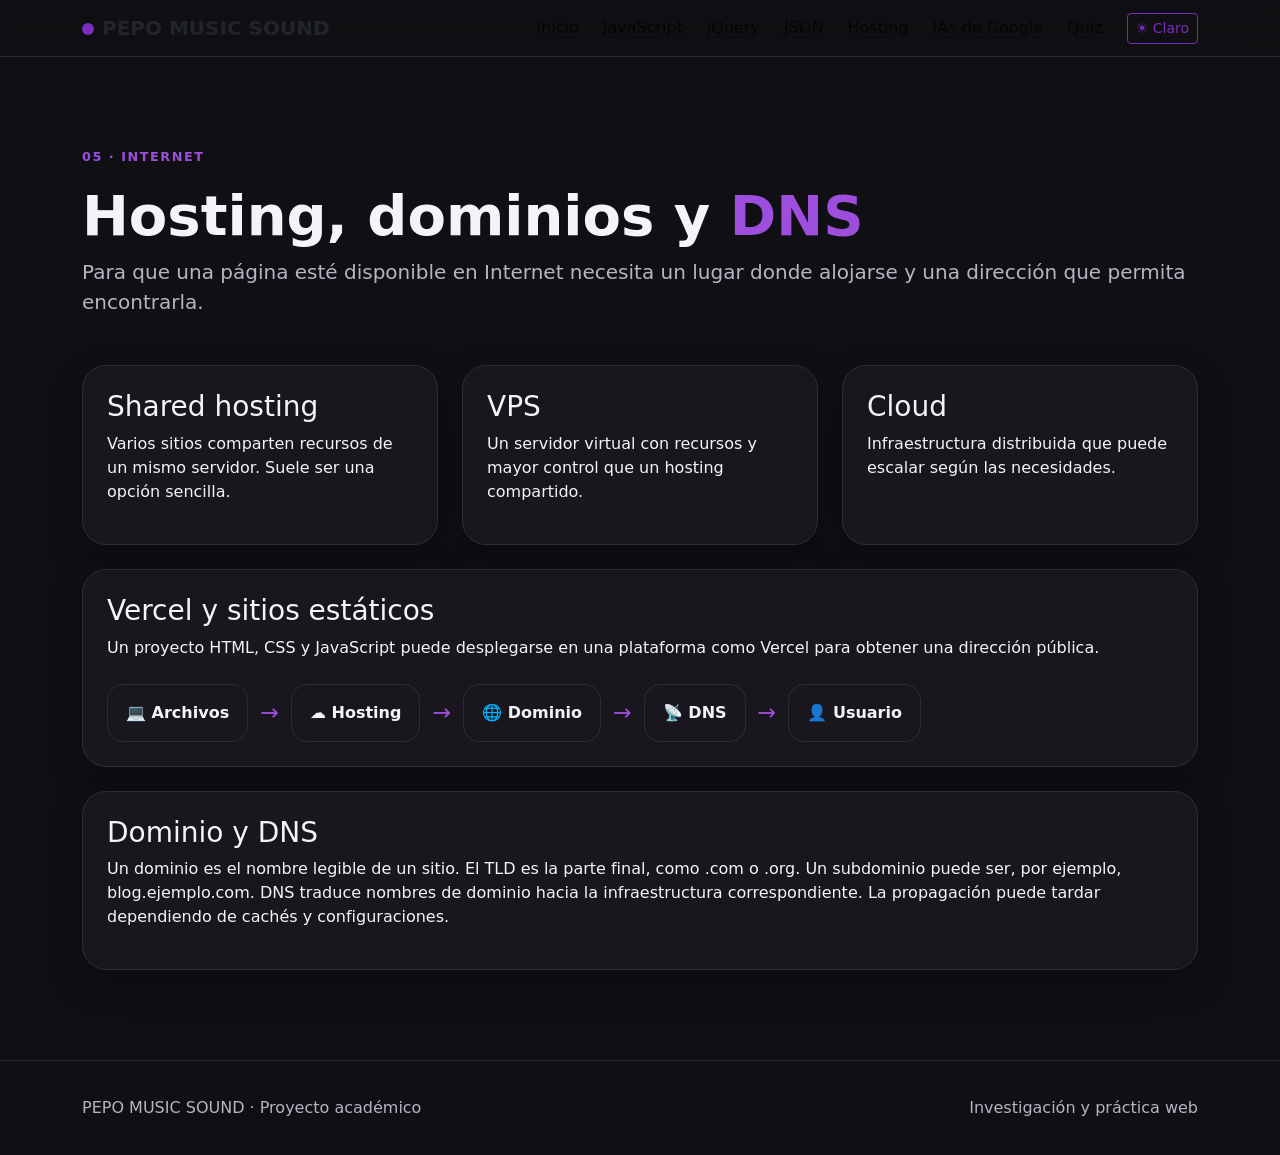
<file: hosting.html>
<!doctype html>
<html lang="es">

<head>
    <meta charset="utf-8">
    <meta name="viewport" content="width=device-width,initial-scale=1">
    <title>Hosting y dominios · PEPO MUSIC SOUND</title>
    <link href="https://cdn.jsdelivr.net/npm/bootstrap@5.3.3/dist/css/bootstrap.min.css" rel="stylesheet">
    <link rel="stylesheet" href="css/style.css">
</head>

<body>
    <nav class="navbar navbar-expand-lg sticky-top">
        <div class="container"><a class="navbar-brand fw-bold text-body" href="index.html"><span
                    class="brand-dot"></span>PEPO MUSIC SOUND</a><button class="navbar-toggler"
                data-bs-toggle="collapse" data-bs-target="#nav"><span class="navbar-toggler-icon"></span></button>
            <div id="nav" class="collapse navbar-collapse">
                <ul class="navbar-nav ms-auto align-items-lg-center gap-lg-2">
                    <li><a class="nav-link" href="index.html">Inicio</a></li>
                    <li><a class="nav-link" href="javascript.html">JavaScript</a></li>
                    <li><a class="nav-link" href="jquery.html">jQuery</a></li>
                    <li><a class="nav-link" href="json.html">JSON</a></li>
                    <li><a class="nav-link" href="hosting.html">Hosting</a></li>
                    <li><a class="nav-link" href="google-ia.html">IAs de Google</a></li>
                    <li><a class="nav-link" href="cuestionario.html">Quiz</a></li>
                    <li><button id="themeToggle" class="btn btn-sm btn-outline-brand ms-lg-2">☀️ Claro</button></li>
                </ul>
            </div>
        </div>
    </nav>
    <main>
        <section class="section">
            <div class="container">
                <p class="eyebrow">05 · Internet</p>
                <h1 class="display-4 fw-bold reveal">Hosting, dominios y <span class="accent">DNS</span></h1>
                <p class="lead reveal">Para que una página esté disponible en Internet necesita un lugar donde alojarse
                    y una dirección que permita encontrarla.</p>
                <div class="row g-4 mt-4">
                    <div class="col-md-4 reveal">
                        <div class="soft-card p-4">
                            <h3>Shared hosting</h3>
                            <p>Varios sitios comparten recursos de un mismo servidor. Suele ser una opción sencilla.</p>
                        </div>
                    </div>
                    <div class="col-md-4 reveal">
                        <div class="soft-card p-4">
                            <h3>VPS</h3>
                            <p>Un servidor virtual con recursos y mayor control que un hosting compartido.</p>
                        </div>
                    </div>
                    <div class="col-md-4 reveal">
                        <div class="soft-card p-4">
                            <h3>Cloud</h3>
                            <p>Infraestructura distribuida que puede escalar según las necesidades.</p>
                        </div>
                    </div>
                </div>
                <div class="soft-card p-4 mt-4 reveal">
                    <h3>Vercel y sitios estáticos</h3>
                    <p>Un proyecto HTML, CSS y JavaScript puede desplegarse en una plataforma como Vercel para obtener
                        una dirección pública.</p>
                    <div class="flow-line mt-4">
                        <div class="flow-step">💻 Archivos</div>
                        <div class="flow-arrow">→</div>
                        <div class="flow-step">☁️ Hosting</div>
                        <div class="flow-arrow">→</div>
                        <div class="flow-step">🌐 Dominio</div>
                        <div class="flow-arrow">→</div>
                        <div class="flow-step">📡 DNS</div>
                        <div class="flow-arrow">→</div>
                        <div class="flow-step">👤 Usuario</div>
                    </div>
                </div>
                <div class="soft-card p-4 mt-4 reveal">
                    <h3>Dominio y DNS</h3>
                    <p>Un dominio es el nombre legible de un sitio. El TLD es la parte final, como .com o .org. Un
                        subdominio puede ser, por ejemplo, blog.ejemplo.com. DNS traduce nombres de dominio hacia la
                        infraestructura correspondiente. La propagación puede tardar dependiendo de cachés y
                        configuraciones.</p>
                </div>
            </div>
        </section>
    </main>
    <footer class="footer">
        <div class="container d-flex justify-content-between flex-wrap gap-2"><span>PEPO MUSIC SOUND · Proyecto
                académico</span><span>Investigación y práctica web</span></div>
    </footer><button id="backTop" class="back-top">↑</button>
    <script src="https://cdn.jsdelivr.net/npm/bootstrap@5.3.3/dist/js/bootstrap.bundle.min.js"></script>
    <script src="js/script.js"></script>
</body>

</html>
</file>
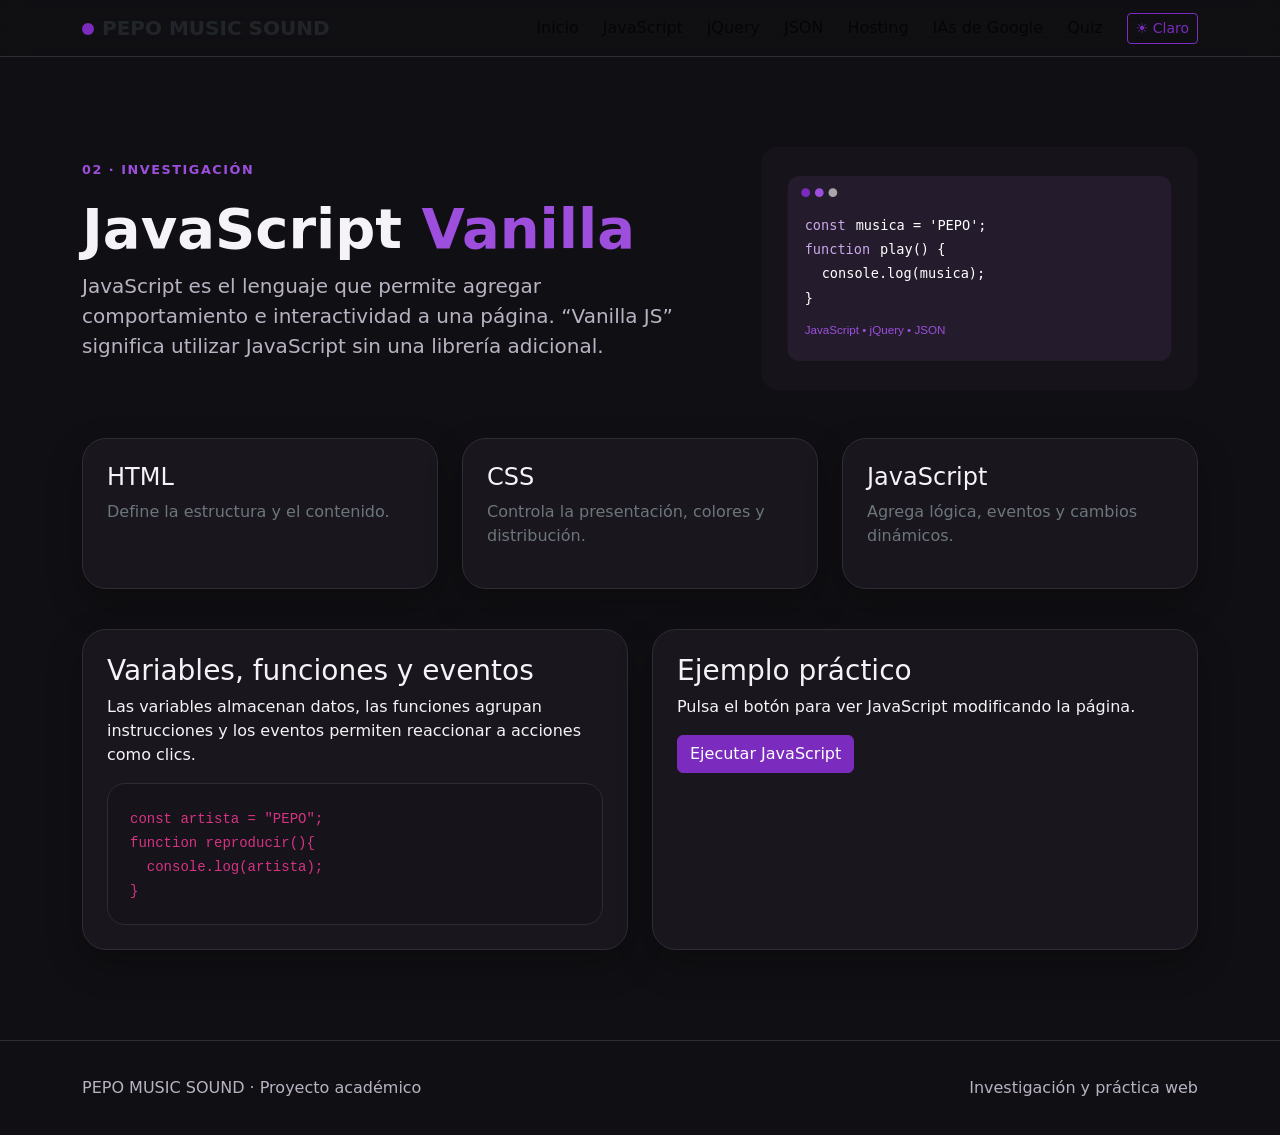
<file: javascript.html>
<!doctype html>
<html lang="es">

<head>
    <meta charset="utf-8">
    <meta name="viewport" content="width=device-width,initial-scale=1">
    <title>JavaScript Vanilla · PEPO MUSIC SOUND</title>
    <link href="https://cdn.jsdelivr.net/npm/bootstrap@5.3.3/dist/css/bootstrap.min.css" rel="stylesheet">
    <link rel="stylesheet" href="css/style.css">
</head>

<body>
    <nav class="navbar navbar-expand-lg sticky-top">
        <div class="container"><a class="navbar-brand fw-bold text-body" href="index.html"><span
                    class="brand-dot"></span>PEPO MUSIC SOUND</a><button class="navbar-toggler"
                data-bs-toggle="collapse" data-bs-target="#nav"><span class="navbar-toggler-icon"></span></button>
            <div id="nav" class="collapse navbar-collapse">
                <ul class="navbar-nav ms-auto align-items-lg-center gap-lg-2">
                    <li><a class="nav-link" href="index.html">Inicio</a></li>
                    <li><a class="nav-link" href="javascript.html">JavaScript</a></li>
                    <li><a class="nav-link" href="jquery.html">jQuery</a></li>
                    <li><a class="nav-link" href="json.html">JSON</a></li>
                    <li><a class="nav-link" href="hosting.html">Hosting</a></li>
                    <li><a class="nav-link" href="google-ia.html">IAs de Google</a></li>
                    <li><a class="nav-link" href="cuestionario.html">Quiz</a></li>
                    <li><button id="themeToggle" class="btn btn-sm btn-outline-brand ms-lg-2">☀️ Claro</button></li>
                </ul>
            </div>
        </div>
    </nav>
    <main>
        <section class="section">
            <div class="container">
                <div class="row g-5 align-items-center">
                    <div class="col-lg-7 reveal">
                        <p class="eyebrow">02 · Investigación</p>
                        <h1 class="display-4 fw-bold">JavaScript <span class="accent">Vanilla</span></h1>
                        <p class="lead">JavaScript es el lenguaje que permite agregar comportamiento e interactividad a
                            una página. “Vanilla JS” significa utilizar JavaScript sin una librería adicional.</p>
                    </div>
                    <div class="col-lg-5 reveal"><img src="img/code.svg" class="img-fluid" alt="Código JavaScript">
                    </div>
                </div>
                <div class="row g-4 mt-4">
                    <div class="col-md-4 reveal">
                        <div class="soft-card p-4">
                            <h4>HTML</h4>
                            <p class="text-secondary">Define la estructura y el contenido.</p>
                        </div>
                    </div>
                    <div class="col-md-4 reveal">
                        <div class="soft-card p-4">
                            <h4>CSS</h4>
                            <p class="text-secondary">Controla la presentación, colores y distribución.</p>
                        </div>
                    </div>
                    <div class="col-md-4 reveal">
                        <div class="soft-card p-4">
                            <h4>JavaScript</h4>
                            <p class="text-secondary">Agrega lógica, eventos y cambios dinámicos.</p>
                        </div>
                    </div>
                </div>
                <div class="row g-4 mt-3">
                    <div class="col-lg-6 reveal">
                        <div class="soft-card p-4">
                            <h3>Variables, funciones y eventos</h3>
                            <p>Las variables almacenan datos, las funciones agrupan instrucciones y los eventos permiten
                                reaccionar a acciones como clics.</p>
                            <div class="codebox">
                                <code>const artista = "PEPO";<br>function reproducir(){<br>&nbsp;&nbsp;console.log(artista);<br>}</code>
                            </div>
                        </div>
                    </div>
                    <div class="col-lg-6 reveal">
                        <div class="soft-card p-4">
                            <h3>Ejemplo práctico</h3>
                            <p id="jsResult">Pulsa el botón para ver JavaScript modificando la página.</p><button
                                id="jsDemo" class="btn btn-brand">Ejecutar JavaScript</button>
                        </div>
                    </div>
                </div>
            </div>
        </section>
    </main>
    <footer class="footer">
        <div class="container d-flex justify-content-between flex-wrap gap-2"><span>PEPO MUSIC SOUND · Proyecto
                académico</span><span>Investigación y práctica web</span></div>
    </footer><button id="backTop" class="back-top">↑</button>
    <script src="https://cdn.jsdelivr.net/npm/bootstrap@5.3.3/dist/js/bootstrap.bundle.min.js"></script>
    <script src="js/script.js"></script>
</body>

</html>
</file>
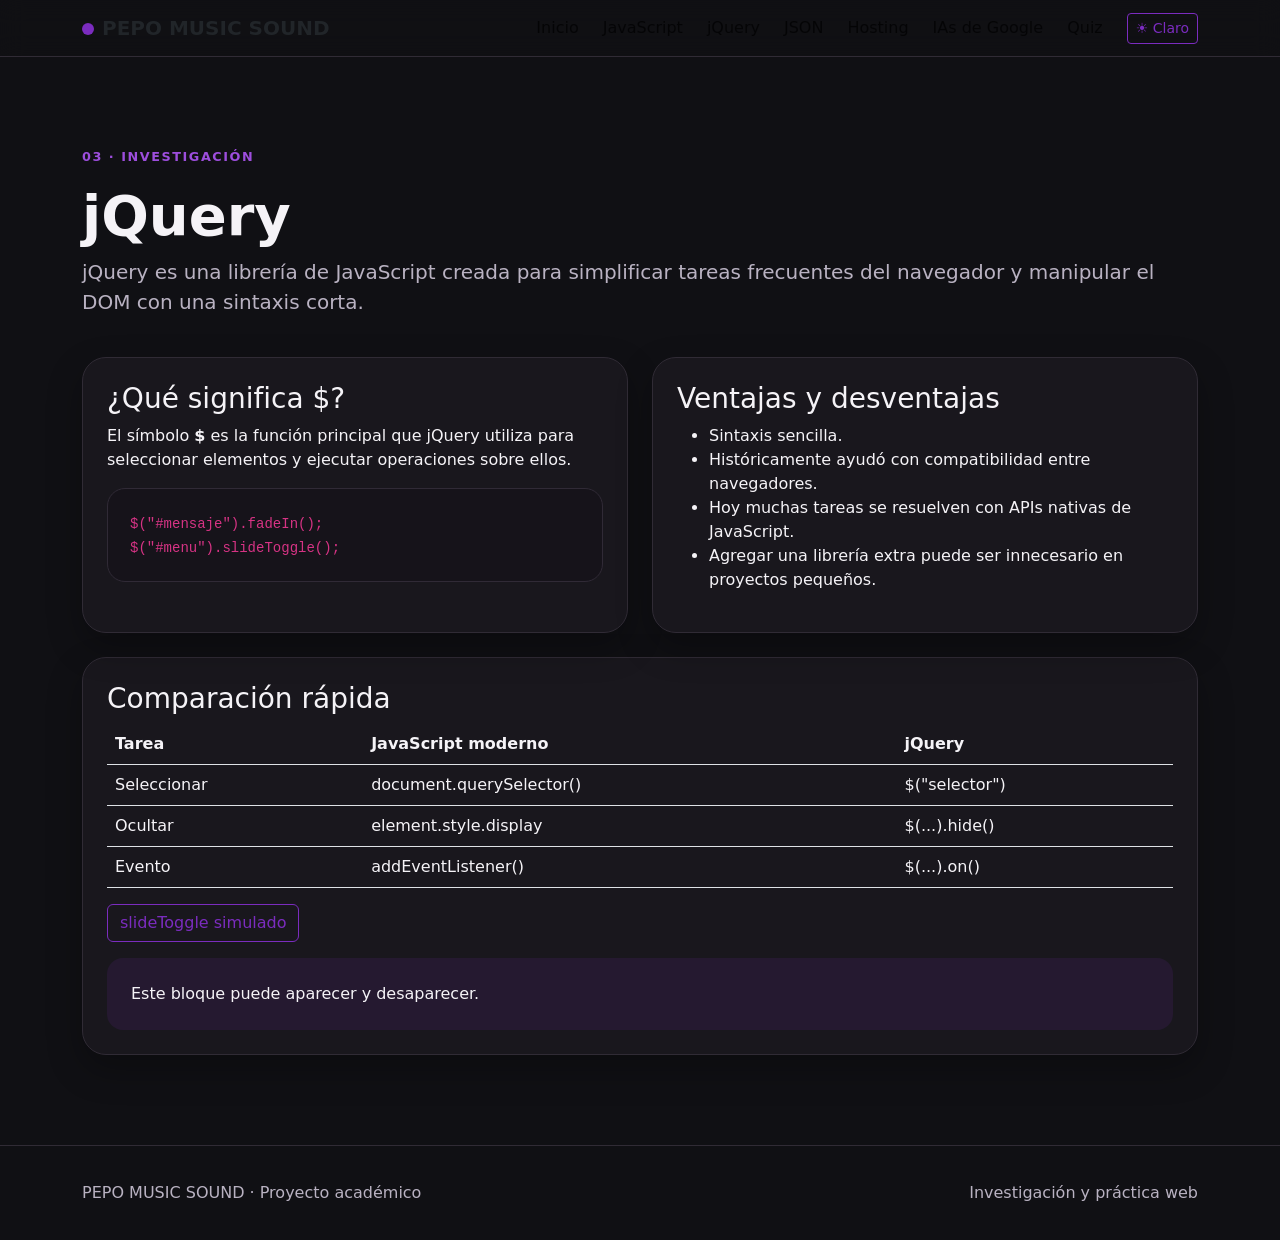
<file: jquery.html>
<!doctype html>
<html lang="es">

<head>
    <meta charset="utf-8">
    <meta name="viewport" content="width=device-width,initial-scale=1">
    <title>jQuery · PEPO MUSIC SOUND</title>
    <link href="https://cdn.jsdelivr.net/npm/bootstrap@5.3.3/dist/css/bootstrap.min.css" rel="stylesheet">
    <link rel="stylesheet" href="css/style.css">
</head>

<body>
    <nav class="navbar navbar-expand-lg sticky-top">
        <div class="container"><a class="navbar-brand fw-bold text-body" href="index.html"><span
                    class="brand-dot"></span>PEPO MUSIC SOUND</a><button class="navbar-toggler"
                data-bs-toggle="collapse" data-bs-target="#nav"><span class="navbar-toggler-icon"></span></button>
            <div id="nav" class="collapse navbar-collapse">
                <ul class="navbar-nav ms-auto align-items-lg-center gap-lg-2">
                    <li><a class="nav-link" href="index.html">Inicio</a></li>
                    <li><a class="nav-link" href="javascript.html">JavaScript</a></li>
                    <li><a class="nav-link" href="jquery.html">jQuery</a></li>
                    <li><a class="nav-link" href="json.html">JSON</a></li>
                    <li><a class="nav-link" href="hosting.html">Hosting</a></li>
                    <li><a class="nav-link" href="google-ia.html">IAs de Google</a></li>
                    <li><a class="nav-link" href="cuestionario.html">Quiz</a></li>
                    <li><button id="themeToggle" class="btn btn-sm btn-outline-brand ms-lg-2">☀️ Claro</button></li>
                </ul>
            </div>
        </div>
    </nav>
    <main>
        <section class="section">
            <div class="container">
                <p class="eyebrow">03 · Investigación</p>
                <h1 class="display-4 fw-bold reveal">jQuery</h1>
                <p class="lead reveal">jQuery es una librería de JavaScript creada para simplificar tareas frecuentes
                    del navegador y manipular el DOM con una sintaxis corta.</p>
                <div class="row g-4 mt-3">
                    <div class="col-lg-6 reveal">
                        <div class="soft-card p-4">
                            <h3>¿Qué significa $?</h3>
                            <p>El símbolo <strong>$</strong> es la función principal que jQuery utiliza para seleccionar
                                elementos y ejecutar operaciones sobre ellos.</p>
                            <div class="codebox"><code>$("#mensaje").fadeIn();<br>$("#menu").slideToggle();</code></div>
                        </div>
                    </div>
                    <div class="col-lg-6 reveal">
                        <div class="soft-card p-4">
                            <h3>Ventajas y desventajas</h3>
                            <ul>
                                <li>Sintaxis sencilla.</li>
                                <li>Históricamente ayudó con compatibilidad entre navegadores.</li>
                                <li>Hoy muchas tareas se resuelven con APIs nativas de JavaScript.</li>
                                <li>Agregar una librería extra puede ser innecesario en proyectos pequeños.</li>
                            </ul>
                        </div>
                    </div>
                </div>
                <div class="soft-card p-4 mt-4 reveal">
                    <h3>Comparación rápida</h3>
                    <div class="table-responsive">
                        <table class="table align-middle">
                            <thead>
                                <tr>
                                    <th>Tarea</th>
                                    <th>JavaScript moderno</th>
                                    <th>jQuery</th>
                                </tr>
                            </thead>
                            <tbody>
                                <tr>
                                    <td>Seleccionar</td>
                                    <td>document.querySelector()</td>
                                    <td>$("selector")</td>
                                </tr>
                                <tr>
                                    <td>Ocultar</td>
                                    <td>element.style.display</td>
                                    <td>$(...).hide()</td>
                                </tr>
                                <tr>
                                    <td>Evento</td>
                                    <td>addEventListener()</td>
                                    <td>$(...).on()</td>
                                </tr>
                            </tbody>
                        </table>
                    </div><button id="jqDemo" class="btn btn-outline-brand">slideToggle simulado</button>
                    <div id="jqBox" class="mt-3 p-4 rounded-4" style="background:rgba(123,44,191,.12)">Este bloque puede
                        aparecer y desaparecer.</div>
                </div>
            </div>
        </section>
    </main>
    <footer class="footer">
        <div class="container d-flex justify-content-between flex-wrap gap-2"><span>PEPO MUSIC SOUND · Proyecto
                académico</span><span>Investigación y práctica web</span></div>
    </footer><button id="backTop" class="back-top">↑</button>
    <script src="https://cdn.jsdelivr.net/npm/bootstrap@5.3.3/dist/js/bootstrap.bundle.min.js"></script>
    <script src="js/script.js"></script>
</body>

</html>
</file>
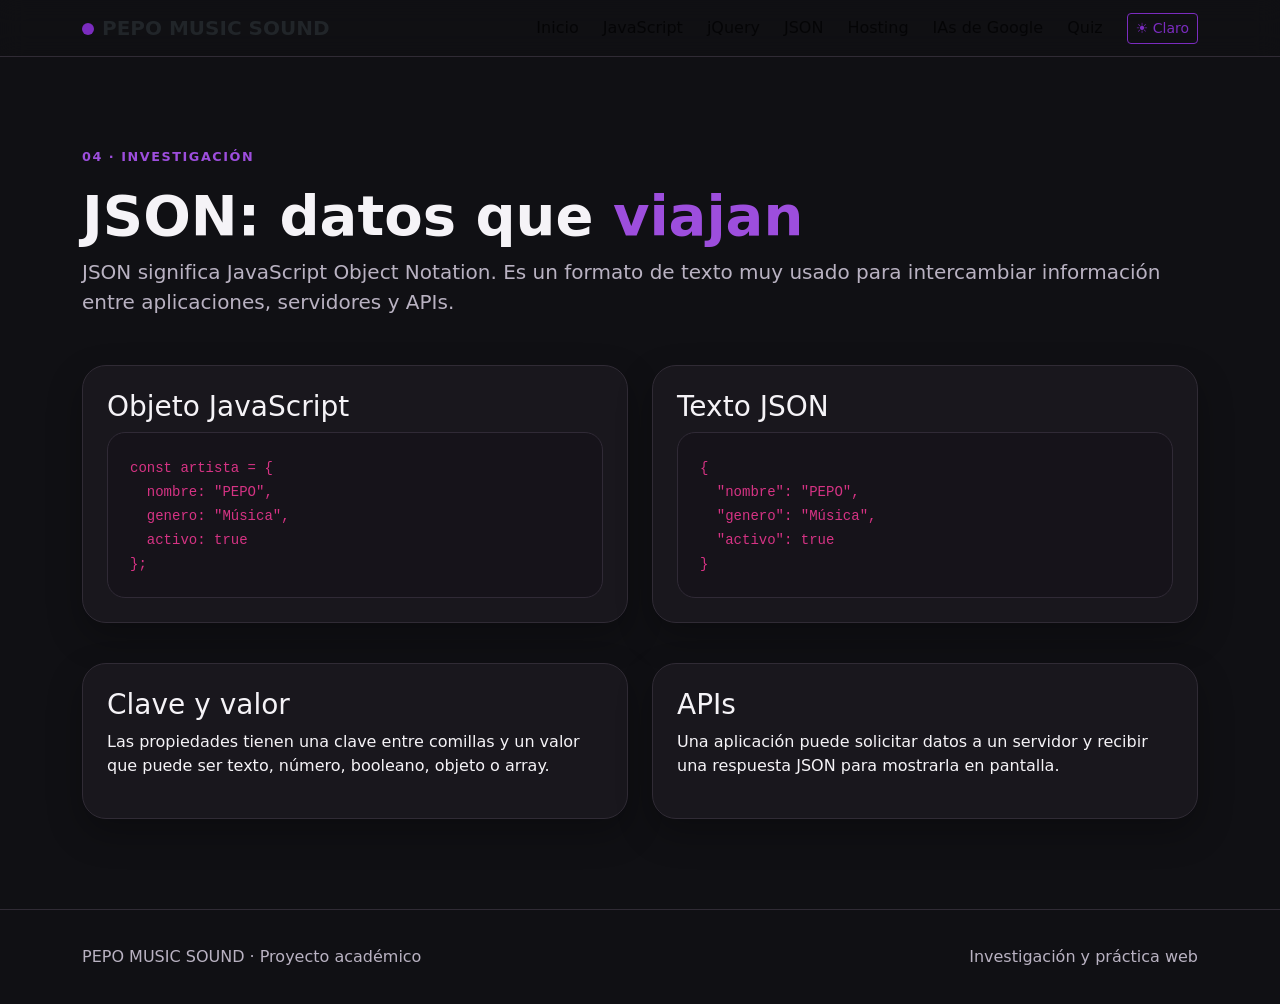
<file: json.html>
<!doctype html>
<html lang="es">

<head>
    <meta charset="utf-8">
    <meta name="viewport" content="width=device-width,initial-scale=1">
    <title>JSON · PEPO MUSIC SOUND</title>
    <link href="https://cdn.jsdelivr.net/npm/bootstrap@5.3.3/dist/css/bootstrap.min.css" rel="stylesheet">
    <link rel="stylesheet" href="css/style.css">
</head>

<body>
    <nav class="navbar navbar-expand-lg sticky-top">
        <div class="container"><a class="navbar-brand fw-bold text-body" href="index.html"><span
                    class="brand-dot"></span>PEPO MUSIC SOUND</a><button class="navbar-toggler"
                data-bs-toggle="collapse" data-bs-target="#nav"><span class="navbar-toggler-icon"></span></button>
            <div id="nav" class="collapse navbar-collapse">
                <ul class="navbar-nav ms-auto align-items-lg-center gap-lg-2">
                    <li><a class="nav-link" href="index.html">Inicio</a></li>
                    <li><a class="nav-link" href="javascript.html">JavaScript</a></li>
                    <li><a class="nav-link" href="jquery.html">jQuery</a></li>
                    <li><a class="nav-link" href="json.html">JSON</a></li>
                    <li><a class="nav-link" href="hosting.html">Hosting</a></li>
                    <li><a class="nav-link" href="google-ia.html">IAs de Google</a></li>
                    <li><a class="nav-link" href="cuestionario.html">Quiz</a></li>
                    <li><button id="themeToggle" class="btn btn-sm btn-outline-brand ms-lg-2">☀️ Claro</button></li>
                </ul>
            </div>
        </div>
    </nav>
    <main>
        <section class="section">
            <div class="container">
                <p class="eyebrow">04 · Investigación</p>
                <h1 class="display-4 fw-bold reveal">JSON: datos que <span class="accent">viajan</span></h1>
                <p class="lead reveal">JSON significa JavaScript Object Notation. Es un formato de texto muy usado para
                    intercambiar información entre aplicaciones, servidores y APIs.</p>
                <div class="row g-4 mt-4">
                    <div class="col-lg-6 reveal">
                        <div class="soft-card p-4">
                            <h3>Objeto JavaScript</h3>
                            <div class="codebox">
                                <code>const artista = {<br>&nbsp;&nbsp;nombre: "PEPO",<br>&nbsp;&nbsp;genero: "Música",<br>&nbsp;&nbsp;activo: true<br>};</code>
                            </div>
                        </div>
                    </div>
                    <div class="col-lg-6 reveal">
                        <div class="soft-card p-4">
                            <h3>Texto JSON</h3>
                            <div class="codebox">
                                <code>{<br>&nbsp;&nbsp;"nombre": "PEPO",<br>&nbsp;&nbsp;"genero": "Música",<br>&nbsp;&nbsp;"activo": true<br>}</code>
                            </div>
                        </div>
                    </div>
                </div>
                <div class="row g-4 mt-3">
                    <div class="col-md-6 reveal">
                        <div class="soft-card p-4">
                            <h3>Clave y valor</h3>
                            <p>Las propiedades tienen una clave entre comillas y un valor que puede ser texto, número,
                                booleano, objeto o array.</p>
                        </div>
                    </div>
                    <div class="col-md-6 reveal">
                        <div class="soft-card p-4">
                            <h3>APIs</h3>
                            <p>Una aplicación puede solicitar datos a un servidor y recibir una respuesta JSON para
                                mostrarla en pantalla.</p>
                        </div>
                    </div>
                </div>
            </div>
        </section>
    </main>
    <footer class="footer">
        <div class="container d-flex justify-content-between flex-wrap gap-2"><span>PEPO MUSIC SOUND · Proyecto
                académico</span><span>Investigación y práctica web</span></div>
    </footer><button id="backTop" class="back-top">↑</button>
    <script src="https://cdn.jsdelivr.net/npm/bootstrap@5.3.3/dist/js/bootstrap.bundle.min.js"></script>
    <script src="js/script.js"></script>
</body>

</html>
</file>
<file: css/style.css>
:root{--purple:#7B2CBF;--purple2:#9D4EDD;--ink:#121212;--paper:#f7f4fb;--text:#222;--muted:#6b6572;--card:#fff;--line:#e5dff0;--shadow:0 14px 35px rgba(30,15,50,.10)}
[data-theme=dark]{--paper:#101014;--text:#f5f3f7;--muted:#b9b2c2;--card:#19171d;--line:#302b35;--shadow:0 14px 35px rgba(0,0,0,.28)}
*{box-sizing:border-box;scroll-behavior:smooth}body{font-family:Inter,system-ui,-apple-system,Segoe UI,sans-serif;background:var(--paper);color:var(--text);transition:background .35s,color .35s}a{text-decoration:none}.navbar{backdrop-filter:blur(12px);background:color-mix(in srgb,var(--paper) 88%,transparent)!important;border-bottom:1px solid var(--line)}.brand-dot{width:12px;height:12px;background:var(--purple);border-radius:50%;display:inline-block;margin-right:8px}.hero{min-height:78vh;display:grid;place-items:center;padding:110px 0 70px;background:radial-gradient(circle at 85% 20%,rgba(123,44,191,.22),transparent 35%),radial-gradient(circle at 10% 80%,rgba(157,78,221,.12),transparent 30%)}.hero h1{font-size:clamp(3rem,8vw,7rem);line-height:.9;font-weight:900;letter-spacing:-.06em}.eyebrow{color:var(--purple2);font-weight:800;letter-spacing:.12em;text-transform:uppercase;font-size:.8rem}.lead{color:var(--muted)}.section{padding:90px 0}.section-title{font-weight:850;letter-spacing:-.035em}.accent{color:var(--purple2)}.soft-card{background:var(--card);border:1px solid var(--line);border-radius:24px;box-shadow:var(--shadow);height:100%;transition:transform .25s,box-shadow .25s}.soft-card:hover{transform:translateY(-5px);box-shadow:0 20px 45px rgba(30,15,50,.15)}.icon-box{width:58px;height:58px;border-radius:18px;background:rgba(123,44,191,.12);display:grid;place-items:center;font-size:1.7rem}.btn-brand{background:var(--purple);border-color:var(--purple);color:white}.btn-brand:hover{background:#6722a3;border-color:#6722a3;color:white}.btn-outline-brand{border-color:var(--purple);color:var(--purple)}.btn-outline-brand:hover{background:var(--purple);color:white}.carousel-item img{height:480px;object-fit:cover;border-radius:28px}.carousel-caption{left:8%;right:8%;bottom:8%;text-align:left;background:linear-gradient(90deg,rgba(0,0,0,.78),rgba(0,0,0,.08));padding:30px;border-radius:20px}.codebox{background:#16131a;color:#eee;border-radius:18px;padding:22px;overflow:auto;border:1px solid #302a36}.codebox code{font-family:ui-monospace,SFMono-Regular,Menlo,monospace}.tag{display:inline-flex;padding:.35rem .7rem;border-radius:999px;background:rgba(123,44,191,.12);color:var(--purple2);font-size:.8rem;font-weight:800}.tool-card{display:flex;flex-direction:column}.tool-card .tool-icon{font-size:2rem}.tool-card .tool-body{flex:1}.status{font-size:.72rem;font-weight:800;border-radius:999px;padding:.28rem .55rem;background:rgba(25,135,84,.12);color:#198754}.status.limit{background:rgba(255,193,7,.15);color:#a66b00}.status.age{background:rgba(220,53,69,.12);color:#c52f42}.flow-line{display:flex;gap:12px;align-items:center;flex-wrap:wrap}.flow-step{padding:16px 18px;border:1px solid var(--line);border-radius:16px;background:var(--card);font-weight:700}.flow-arrow{color:var(--purple2);font-size:1.4rem}.quiz-option{display:block;width:100%;text-align:left;padding:14px 16px;margin:9px 0;border:1px solid var(--line);background:var(--card);color:var(--text);border-radius:14px;transition:.2s}.quiz-option:hover{border-color:var(--purple2);transform:translateX(3px)}.quiz-option.correct{border-color:#198754;background:rgba(25,135,84,.12)}.quiz-option.wrong{border-color:#dc3545;background:rgba(220,53,69,.12)}.reveal{opacity:0;transform:translateY(24px);transition:opacity .7s,transform .7s}.reveal.show{opacity:1;transform:none}.back-top{position:fixed;right:20px;bottom:20px;z-index:1000;border:0;border-radius:50%;width:48px;height:48px;background:var(--purple);color:#fff;box-shadow:var(--shadow);display:none}.back-top.show{display:block}.footer{border-top:1px solid var(--line);padding:35px 0;color:var(--muted)}.table{--bs-table-bg:transparent;--bs-table-color:var(--text)}.alert-project{background:rgba(123,44,191,.09);border:1px solid rgba(123,44,191,.2);color:var(--text);border-radius:18px}@media(max-width:767px){.hero{min-height:70vh;padding-top:90px}.carousel-item img{height:390px}.carousel-caption{padding:18px;bottom:5%}.section{padding:65px 0}}
</file>
